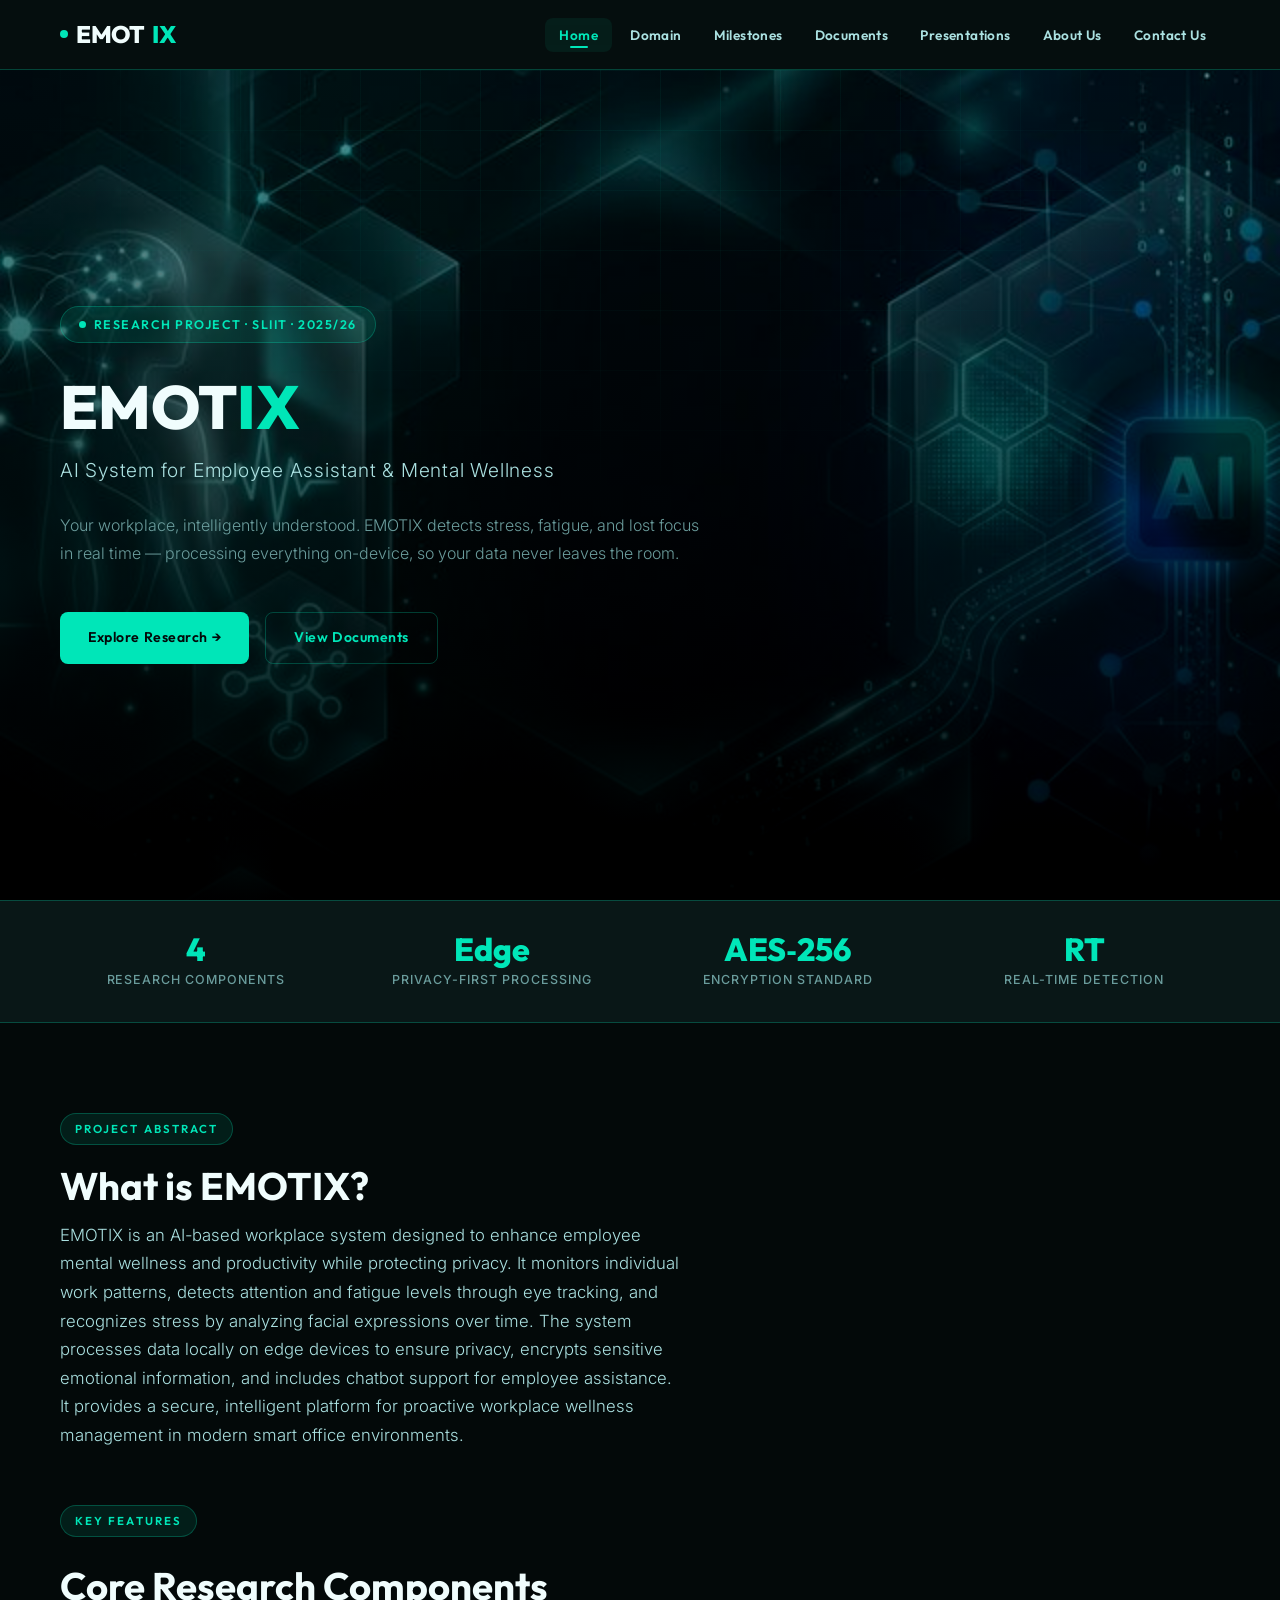
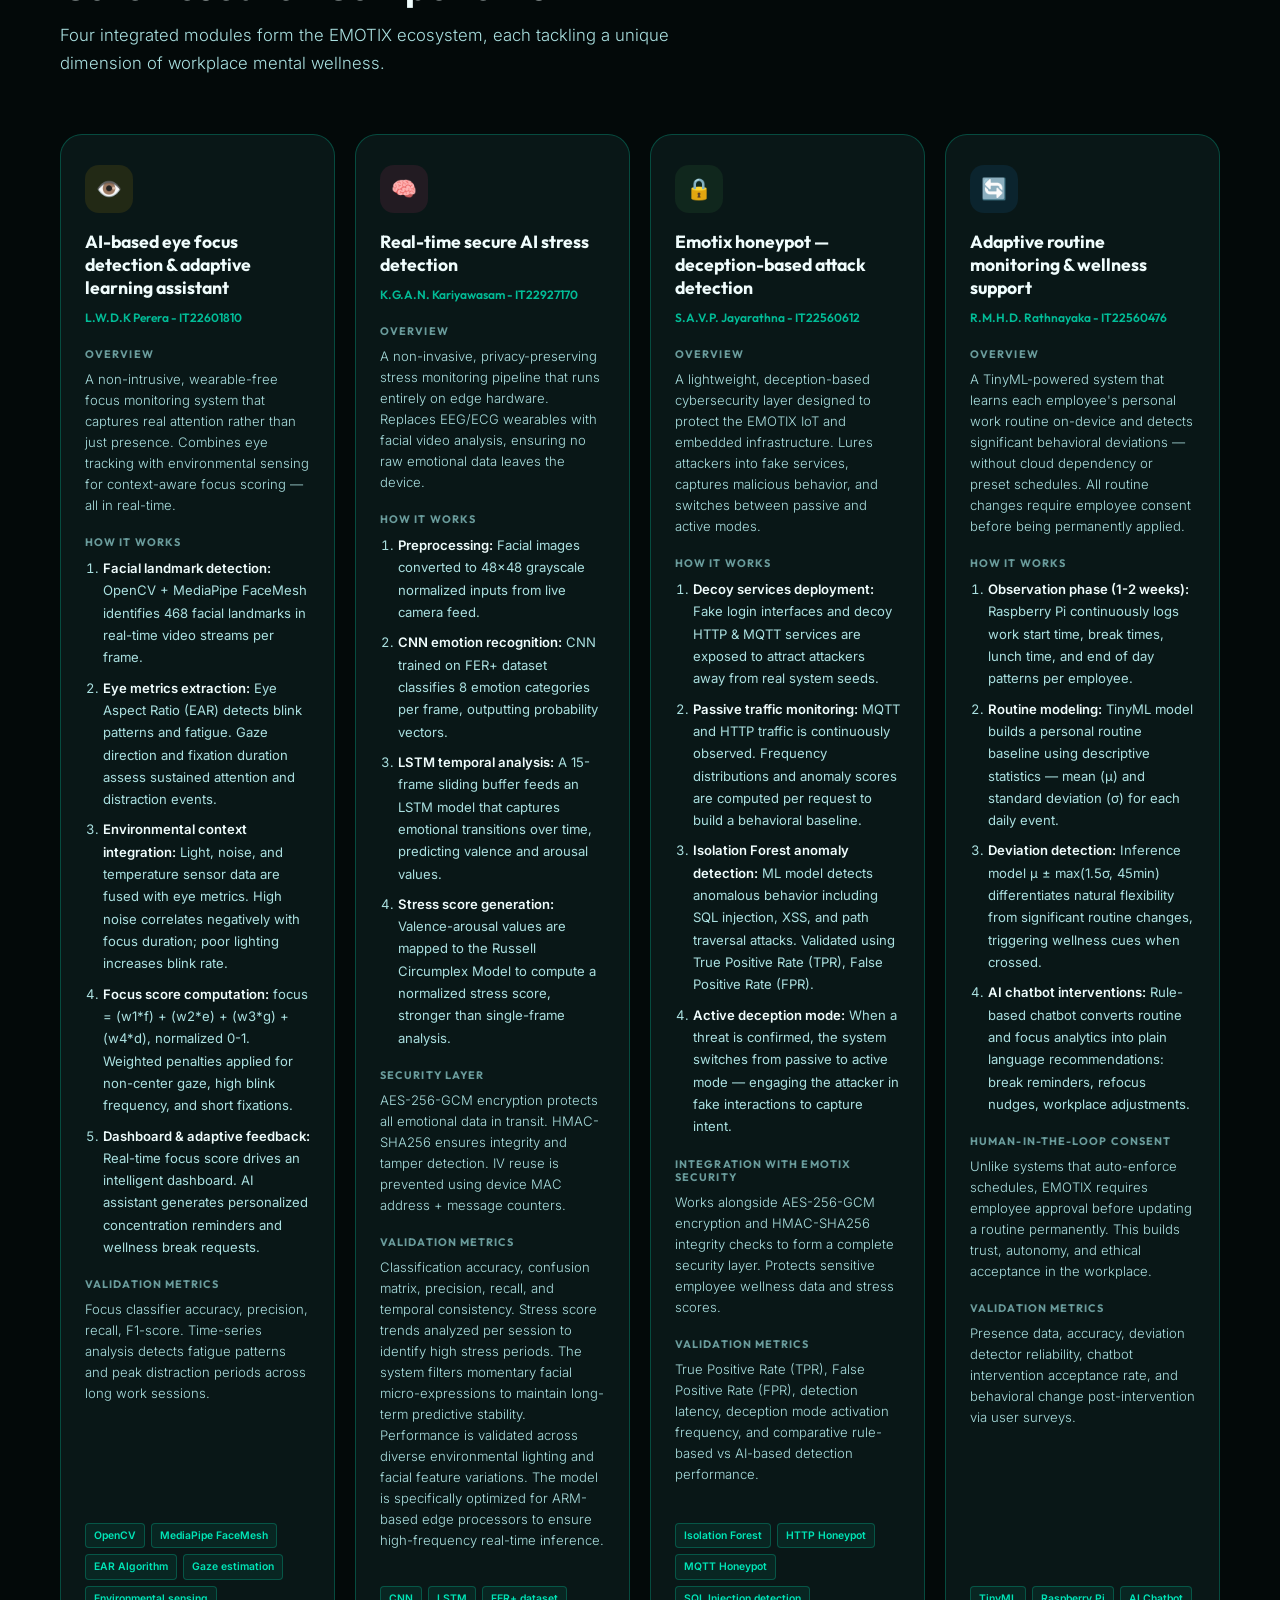
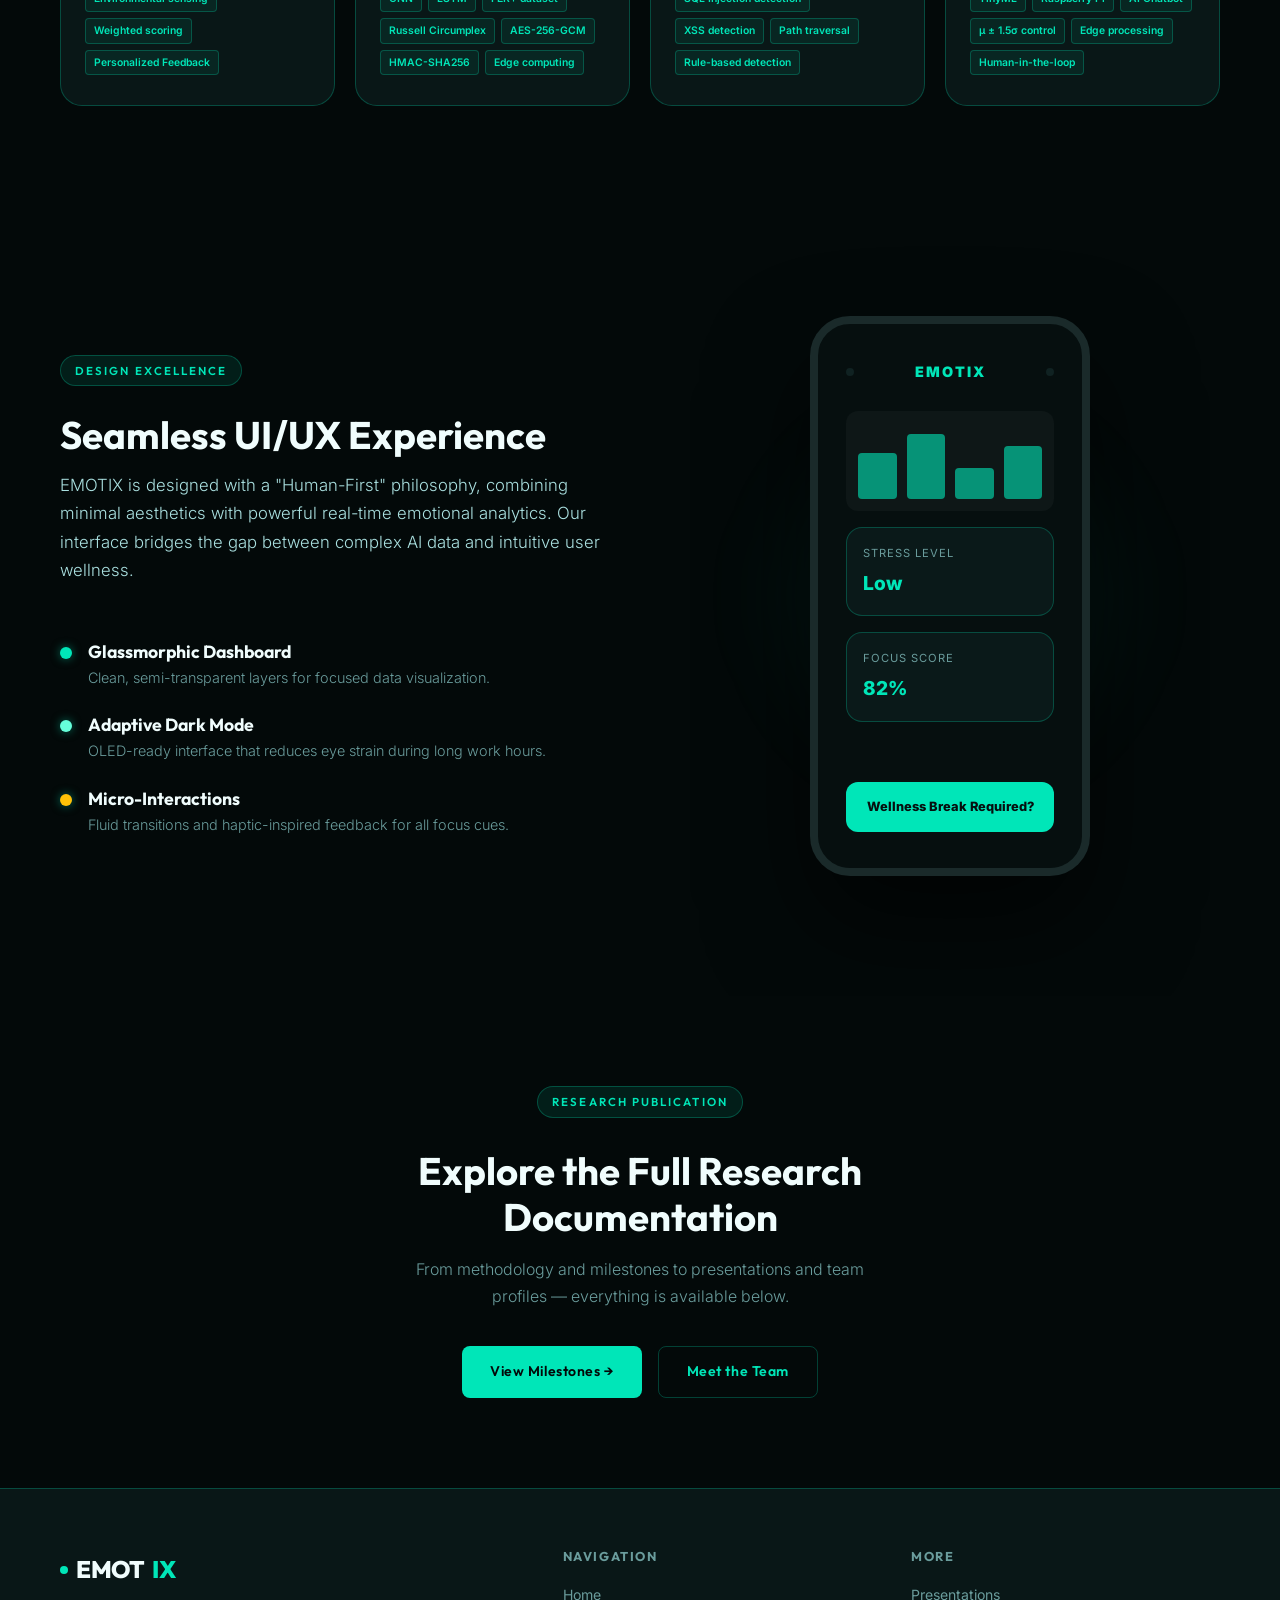
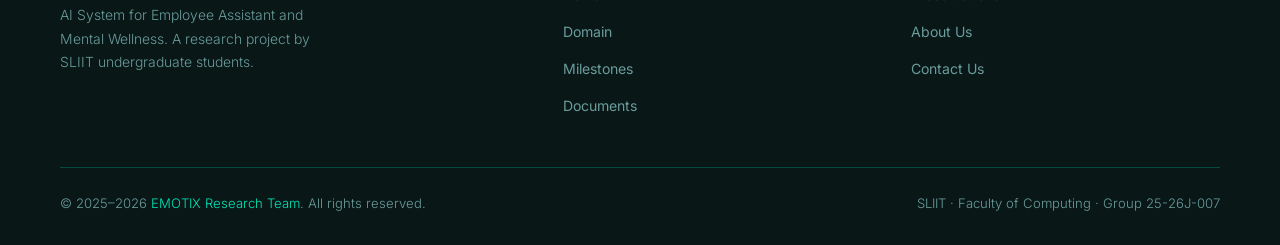
<file: index.html>
<!DOCTYPE html>
<html lang="en">
<head>
  <meta charset="UTF-8" />
  <meta name="viewport" content="width=device-width, initial-scale=1.0" />
  <title>EMOTIX — AI System for Employee Mental Wellness</title>
  <meta name="description" content="EMOTIX is an AI-based workplace system designed to enhance employee mental wellness and productivity while protecting privacy through edge computing." />
  <meta name="keywords" content="EMOTIX, AI, mental wellness, employee assistant, stress detection, eye tracking, edge computing" />
  <meta property="og:title" content="EMOTIX — AI Employee Mental Wellness System" />
  <meta property="og:description" content="Real-time, privacy-preserving AI system for employee mental wellness and productivity." />
  <meta property="og:type" content="website" />
  <!-- Favicon SVG -->
  <link rel="icon" href="data:image/svg+xml,<svg xmlns='http://www.w3.org/2000/svg' viewBox='0 0 32 32'><rect width='32' height='32' rx='8' fill='%2300d4aa'/><text x='50%' y='58%' dominant-baseline='middle' text-anchor='middle' font-size='18' font-weight='900' fill='%23060f0f' font-family='sans-serif'>E</text></svg>" />
  <link rel="stylesheet" href="css/styles.css" />
</head>
<body>

  <!-- ── Navigation ── -->
  <nav class="navbar">
    <div class="container">
      <div class="nav-inner">
        <a href="index.html" class="nav-logo">
          <span class="dot"></span>
          EMOT<span>IX</span>
        </a>
        <ul class="nav-links">
          <li><a href="index.html">Home</a></li>
          <li><a href="domain.html">Domain</a></li>
          <li><a href="milestones.html">Milestones</a></li>
          <li><a href="documents.html">Documents</a></li>
          <li><a href="presentations.html">Presentations</a></li>
          <li><a href="about.html">About Us</a></li>
          <li><a href="contact.html">Contact Us</a></li>
        </ul>
        <button class="hamburger" aria-label="Toggle menu">
          <span></span><span></span><span></span>
        </button>
      </div>
    </div>
  </nav>
  <!-- Mobile Nav -->
  <div class="nav-mobile">
    <a href="index.html">Home</a>
    <a href="domain.html">Domain</a>
    <a href="milestones.html">Milestones</a>
    <a href="documents.html">Documents</a>
    <a href="presentations.html">Presentations</a>
    <a href="about.html">About Us</a>
    <a href="contact.html">Contact Us</a>
  </div>

  <!-- ── Hero ── -->
  <section class="hero">
    <div class="hero-bg"></div>
    <div class="hero-grid"></div>
    <div class="container">
      <div class="hero-content">
        <div class="hero-badge">
          <span class="led"></span>
          Research Project · SLIIT · 2025/26
        </div>
        <h1>EMOT<span class="highlight">IX</span></h1>
        <p class="hero-sub">AI System for Employee Assistant &amp; Mental Wellness</p>
        <p class="hero-desc">
          Your workplace, intelligently understood. EMOTIX detects stress, fatigue, and lost focus
          in real time — processing everything on-device, so your data never leaves the room.
        </p>
        <div class="hero-actions">
          <a href="domain.html" class="btn btn-primary">Explore Research →</a>
          <a href="documents.html" class="btn btn-outline">View Documents</a>
        </div>
      </div>
    </div>
  </section>

  <!-- ── Stats Bar ── -->
  <div class="stats-bar">
    <div class="container">
      <div class="stats-grid">
        <div class="stat-item">
          <div class="stat-num">4</div>
          <div class="stat-label">Research Components</div>
        </div>
        <div class="stat-item">
          <div class="stat-num">Edge</div>
          <div class="stat-label">Privacy-First Processing</div>
        </div>
        <div class="stat-item">
          <div class="stat-num">AES‑256</div>
          <div class="stat-label">Encryption Standard</div>
        </div>
        <div class="stat-item">
          <div class="stat-num">RT</div>
          <div class="stat-label">Real-Time Detection</div>
        </div>
      </div>
    </div>
  </div>

  <!-- ── Abstract ── -->
  <section>
    <div class="container">
      <span class="section-label">Project Abstract</span>
      <h2 class="section-title">What is EMOTIX?</h2>
      <p class="section-desc">
        EMOTIX is an AI-based workplace system designed to enhance employee mental wellness and
        productivity while protecting privacy. It monitors individual work patterns, detects
        attention and fatigue levels through eye tracking, and recognizes stress by analyzing
        facial expressions over time. The system processes data locally on edge devices to ensure
        privacy, encrypts sensitive emotional information, and includes chatbot support for
        employee assistance. It provides a secure, intelligent platform for proactive workplace
        wellness management in modern smart office environments.
      </p>

      <!-- ── Key Features ── -->
      <span class="section-label">Key Features</span>
      <h2 class="section-title mt-8">Core Research Components</h2>
      <p class="section-desc mt-8">
        Four integrated modules form the EMOTIX ecosystem, each tackling a unique dimension of
        workplace mental wellness.
      </p>

      <div class="detailed-components-grid">
        
        <!-- Component 1: Eye Focus Detection (Perera) -->
        <div class="comp-card">
          <div class="comp-icon" style="background: rgba(255, 193, 7, 0.1); color: #ffc107;">👁️</div>
          <h3>AI-based eye focus detection & adaptive learning assistant</h3>
          <div class="comp-author">L.W.D.K Perera - IT22601810</div>
          
          <div class="comp-section">
            <h4>OVERVIEW</h4>
            <p>A non-intrusive, wearable-free focus monitoring system that captures real attention rather than just presence. Combines eye tracking with environmental sensing for context-aware focus scoring — all in real-time.</p>
          </div>

          <div class="comp-section">
            <h4>HOW IT WORKS</h4>
            <ol class="comp-list">
              <li><strong>Facial landmark detection:</strong> OpenCV + MediaPipe FaceMesh identifies 468 facial landmarks in real-time video streams per frame.</li>
              <li><strong>Eye metrics extraction:</strong> Eye Aspect Ratio (EAR) detects blink patterns and fatigue. Gaze direction and fixation duration assess sustained attention and distraction events.</li>
              <li><strong>Environmental context integration:</strong> Light, noise, and temperature sensor data are fused with eye metrics. High noise correlates negatively with focus duration; poor lighting increases blink rate.</li>
              <li><strong>Focus score computation:</strong> focus = (w1*f) + (w2*e) + (w3*g) + (w4*d), normalized 0-1. Weighted penalties applied for non-center gaze, high blink frequency, and short fixations.</li>
              <li><strong>Dashboard & adaptive feedback:</strong> Real-time focus score drives an intelligent dashboard. AI assistant generates personalized concentration reminders and wellness break requests.</li>
            </ol>
          </div>

          <div class="comp-section">
            <h4>VALIDATION METRICS</h4>
            <p>Focus classifier accuracy, precision, recall, F1-score. Time-series analysis detects fatigue patterns and peak distraction periods across long work sessions.</p>
          </div>

          <div class="comp-tech-tags">
            <span class="tech-tag">OpenCV</span>
            <span class="tech-tag">MediaPipe FaceMesh</span>
            <span class="tech-tag">EAR Algorithm</span>
            <span class="tech-tag">Gaze estimation</span>
            <span class="tech-tag">Environmental sensing</span>
            <span class="tech-tag">Weighted scoring</span>
            <span class="tech-tag">Personalized Feedback</span>
          </div>
        </div>

        <!-- Component 2: Stress Detection (Amdi/Kariyawasam) -->
        <div class="comp-card">
          <div class="comp-icon" style="background: rgba(255, 64, 129, 0.1); color: #ff4081;">🧠</div>
          <h3>Real-time secure AI stress detection</h3>
          <div class="comp-author">K.G.A.N. Kariyawasam - IT22927170</div>
          
          <div class="comp-section">
            <h4>OVERVIEW</h4>
            <p>A non-invasive, privacy-preserving stress monitoring pipeline that runs entirely on edge hardware. Replaces EEG/ECG wearables with facial video analysis, ensuring no raw emotional data leaves the device.</p>
          </div>

          <div class="comp-section">
            <h4>HOW IT WORKS</h4>
            <ol class="comp-list">
              <li><strong>Preprocessing:</strong> Facial images converted to 48x48 grayscale normalized inputs from live camera feed.</li>
              <li><strong>CNN emotion recognition:</strong> CNN trained on FER+ dataset classifies 8 emotion categories per frame, outputting probability vectors.</li>
              <li><strong>LSTM temporal analysis:</strong> A 15-frame sliding buffer feeds an LSTM model that captures emotional transitions over time, predicting valence and arousal values.</li>
              <li><strong>Stress score generation:</strong> Valence-arousal values are mapped to the Russell Circumplex Model to compute a normalized stress score, stronger than single-frame analysis.</li>
            </ol>
          </div>

          <div class="comp-section">
            <h4>SECURITY LAYER</h4>
            <p>AES-256-GCM encryption protects all emotional data in transit. HMAC-SHA256 ensures integrity and tamper detection. IV reuse is prevented using device MAC address + message counters.</p>
          </div>

          <div class="comp-section">
            <h4>VALIDATION METRICS</h4>
            <p>Classification accuracy, confusion matrix, precision, recall, and temporal consistency. Stress score trends analyzed per session to identify high stress periods. The system filters momentary facial micro-expressions to maintain long-term predictive stability. Performance is validated across diverse environmental lighting and facial feature variations. The model is specifically optimized for ARM-based edge processors to ensure high-frequency real-time inference.</p>
          </div>

          <div class="comp-tech-tags">
            <span class="tech-tag">CNN</span>
            <span class="tech-tag">LSTM</span>
            <span class="tech-tag">FER+ dataset</span>
            <span class="tech-tag">Russell Circumplex</span>
            <span class="tech-tag">AES-256-GCM</span>
            <span class="tech-tag">HMAC-SHA256</span>
            <span class="tech-tag">Edge computing</span>
          </div>
        </div>

        <!-- Component 3: Honeypot Security (Jayarathna) -->
        <div class="comp-card">
          <div class="comp-icon" style="background: rgba(76, 175, 80, 0.1); color: #4caf50;">🔒</div>
          <h3>Emotix honeypot — deception-based attack detection</h3>
          <div class="comp-author">S.A.V.P. Jayarathna - IT22560612</div>
          
          <div class="comp-section">
            <h4>OVERVIEW</h4>
            <p>A lightweight, deception-based cybersecurity layer designed to protect the EMOTIX IoT and embedded infrastructure. Lures attackers into fake services, captures malicious behavior, and switches between passive and active modes.</p>
          </div>

          <div class="comp-section">
            <h4>HOW IT WORKS</h4>
            <ol class="comp-list">
              <li><strong>Decoy services deployment:</strong> Fake login interfaces and decoy HTTP & MQTT services are exposed to attract attackers away from real system seeds.</li>
              <li><strong>Passive traffic monitoring:</strong> MQTT and HTTP traffic is continuously observed. Frequency distributions and anomaly scores are computed per request to build a behavioral baseline.</li>
              <li><strong>Isolation Forest anomaly detection:</strong> ML model detects anomalous behavior including SQL injection, XSS, and path traversal attacks. Validated using True Positive Rate (TPR), False Positive Rate (FPR).</li>
              <li><strong>Active deception mode:</strong> When a threat is confirmed, the system switches from passive to active mode — engaging the attacker in fake interactions to capture intent.</li>
            </ol>
          </div>

          <div class="comp-section">
            <h4>INTEGRATION WITH EMOTIX SECURITY</h4>
            <p>Works alongside AES-256-GCM encryption and HMAC-SHA256 integrity checks to form a complete security layer. Protects sensitive employee wellness data and stress scores.</p>
          </div>

          <div class="comp-section">
            <h4>VALIDATION METRICS</h4>
            <p>True Positive Rate (TPR), False Positive Rate (FPR), detection latency, deception mode activation frequency, and comparative rule-based vs AI-based detection performance.</p>
          </div>

          <div class="comp-tech-tags">
            <span class="tech-tag">Isolation Forest</span>
            <span class="tech-tag">HTTP Honeypot</span>
            <span class="tech-tag">MQTT Honeypot</span>
            <span class="tech-tag">SQL Injection detection</span>
            <span class="tech-tag">XSS detection</span>
            <span class="tech-tag">Path traversal</span>
            <span class="tech-tag">Rule-based detection</span>
          </div>
        </div>

        <!-- Component 4: Routine Monitoring (Senevirathna/Rathnayaka) -->
        <div class="comp-card">
          <div class="comp-icon" style="background: rgba(33, 150, 243, 0.1); color: #2196f3;">🔄</div>
          <h3>Adaptive routine monitoring & wellness support</h3>
          <div class="comp-author">R.M.H.D. Rathnayaka - IT22560476</div>
          
          <div class="comp-section">
            <h4>OVERVIEW</h4>
            <p>A TinyML-powered system that learns each employee's personal work routine on-device and detects significant behavioral deviations — without cloud dependency or preset schedules. All routine changes require employee consent before being permanently applied.</p>
          </div>

          <div class="comp-section">
            <h4>HOW IT WORKS</h4>
            <ol class="comp-list">
              <li><strong>Observation phase (1-2 weeks):</strong> Raspberry Pi continuously logs work start time, break times, lunch time, and end of day patterns per employee.</li>
              <li><strong>Routine modeling:</strong> TinyML model builds a personal routine baseline using descriptive statistics — mean (μ) and standard deviation (σ) for each daily event.</li>
              <li><strong>Deviation detection:</strong> Inference model μ ± max(1.5σ, 45min) differentiates natural flexibility from significant routine changes, triggering wellness cues when crossed.</li>
              <li><strong>AI chatbot interventions:</strong> Rule-based chatbot converts routine and focus analytics into plain language recommendations: break reminders, refocus nudges, workplace adjustments.</li>
            </ol>
          </div>

          <div class="comp-section">
            <h4>HUMAN-IN-THE-LOOP CONSENT</h4>
            <p>Unlike systems that auto-enforce schedules, EMOTIX requires employee approval before updating a routine permanently. This builds trust, autonomy, and ethical acceptance in the workplace.</p>
          </div>

          <div class="comp-section">
            <h4>VALIDATION METRICS</h4>
            <p>Presence data, accuracy, deviation detector reliability, chatbot intervention acceptance rate, and behavioral change post-intervention via user surveys.</p>
          </div>

          <div class="comp-tech-tags">
            <span class="tech-tag">TinyML</span>
            <span class="tech-tag">Raspberry Pi</span>
            <span class="tech-tag">AI Chatbot</span>
            <span class="tech-tag">μ ± 1.5σ control</span>
            <span class="tech-tag">Edge processing</span>
            <span class="tech-tag">Human-in-the-loop</span>
          </div>
        </div>

      </div>
    </div>
  </section>

  <!-- ── UI/UX Creative Showcase ── -->
  <section style="background: var(--bg); padding: 120px 0; overflow: hidden;">
    <div class="container">
      <div style="display: grid; grid-template-columns: 1fr 1fr; gap: 80px; align-items: center;">
        
        <!-- Design Info -->
        <div class="ui-ux-content">
          <span class="section-label">Design Excellence</span>
          <h2 class="section-title mt-8">Seamless UI/UX Experience</h2>
          <p class="section-desc mt-8">
            EMOTIX is designed with a "Human-First" philosophy, combining minimal aesthetics with powerful real-time emotional analytics. Our interface bridges the gap between complex AI data and intuitive user wellness.
          </p>

          <div class="design-features mt-8">
            <div class="d-feat">
              <div class="d-feat-dot"></div>
              <div>
                <h4>Glassmorphic Dashboard</h4>
                <p>Clean, semi-transparent layers for focused data visualization.</p>
              </div>
            </div>
            <div class="d-feat">
              <div class="d-feat-dot" style="background: var(--accent-2);"></div>
              <div>
                <h4>Adaptive Dark Mode</h4>
                <p>OLED-ready interface that reduces eye strain during long work hours.</p>
              </div>
            </div>
            <div class="d-feat">
              <div class="d-feat-dot" style="background: #ffc107;"></div>
              <div>
                <h4>Micro-Interactions</h4>
                <p>Fluid transitions and haptic-inspired feedback for all focus cues.</p>
              </div>
            </div>
          </div>
        </div>

        <!-- Visual Preview (CSS Phone) -->
        <div class="ui-ux-visual">
          <div class="phone-mockup">
            <div class="phone-screen">
              <div class="app-header">
                <div class="app-dot"></div>
                <div class="app-logo">EMOTIX</div>
                <div class="app-dot"></div>
              </div>
              <div class="app-chart">
                <div class="chart-bar" style="height: 60%;"></div>
                <div class="chart-bar" style="height: 85%;"></div>
                <div class="chart-bar" style="height: 40%;"></div>
                <div class="chart-bar" style="height: 70%;"></div>
              </div>
              <div class="app-card">
                <div class="app-card-title">Stress Level</div>
                <div class="app-card-val">Low</div>
              </div>
              <div class="app-card">
                <div class="app-card-title">Focus Score</div>
                <div class="app-card-val">82%</div>
              </div>
              <div class="app-btn">Wellness Break Required?</div>
            </div>
          </div>
          <div class="visual-glow"></div>
        </div>

      </div>
    </div>
  </section>

  <style>
    .ui-ux-content { position: relative; z-index: 2; }
    .design-features { display: grid; gap: 24px; }
    .d-feat { display: flex; gap: 16px; }
    .d-feat-dot { width: 12px; height: 12px; border-radius: 50%; background: var(--accent); margin-top: 6px; flex-shrink: 0; box-shadow: 0 0 10px rgba(0,212,170,0.5); }
    .d-feat h4 { font-size: 1.1rem; margin-bottom: 4px; color: var(--text-primary); }
    .d-feat p { font-size: 0.9rem; color: var(--text-muted); }

    .ui-ux-visual { position: relative; display: flex; justify-content: center; align-items: center; }
    .phone-mockup {
      width: 280px;
      height: 560px;
      background: #060f0f;
      border: 8px solid #1a2a2a;
      border-radius: 40px;
      padding: 12px;
      box-shadow: 0 50px 100px rgba(0,0,0,0.6);
      position: relative;
      z-index: 2;
    }
    .phone-screen {
      background: var(--bg);
      width: 100%;
      height: 100%;
      border-radius: 30px;
      overflow: hidden;
      display: flex;
      flex-direction: column;
      padding: 24px 16px;
      gap: 16px;
    }
    .app-header { display: flex; justify-content: space-between; align-items: center; margin-bottom: 10px; }
    .app-logo { font-weight: 900; font-size: 0.9rem; color: var(--accent); letter-spacing: 2px; }
    .app-dot { width: 8px; height: 8px; background: var(--surface-2); border-radius: 50%; }
    .app-chart { display: flex; align-items: flex-end; gap: 10px; height: 100px; background: rgba(255,255,255,0.03); border-radius: 12px; padding: 12px; }
    .chart-bar { flex: 1; background: var(--accent); border-radius: 4px; opacity: 0.6; }
    .app-card { background: var(--surface); border: 1px solid var(--border); padding: 16px; border-radius: 16px; }
    .app-card-title { font-size: 0.7rem; text-transform: uppercase; color: var(--text-muted); letter-spacing: 1px; margin-bottom: 4px; }
    .app-card-val { font-size: 1.2rem; font-weight: 800; color: var(--accent); }
    .app-btn { background: var(--accent); color: #060f0f; font-weight: 800; font-size: 0.8rem; padding: 14px; border-radius: 12px; text-align: center; margin-top: auto; }
    .visual-glow { position: absolute; width: 400px; height: 400px; background: radial-gradient(circle, rgba(0,212,170,0.15) 0%, transparent 70%); z-index: 1; filter: blur(40px); }

    @media (max-width: 992px) {
      .ui-ux-content { text-align: center; }
      .ui-ux-visual { margin-top: 60px; }
      .container > div { grid-template-columns: 1fr !important; }
      .d-feat { text-align: left; }
    }
  </style>

  <!-- ── CTA ── -->
  <section>
    <div class="container" style="text-align:center;">
      <span class="section-label">Research Publication</span>
      <h2 class="section-title" style="max-width:600px; margin:12px auto 16px;">
        Explore the Full Research Documentation
      </h2>
      <p style="color:var(--text-muted); max-width:500px; margin:0 auto 36px;">
        From methodology and milestones to presentations and team profiles — everything is available below.
      </p>
      <div class="hero-actions" style="justify-content:center;">
        <a href="milestones.html" class="btn btn-primary">View Milestones →</a>
        <a href="about.html" class="btn btn-outline">Meet the Team</a>
      </div>
    </div>
  </section>

  <!-- ── Footer ── -->
  <footer>
    <div class="container">
      <div class="footer-grid">
        <div class="footer-brand">
          <a href="index.html" class="nav-logo">
            <span class="dot"></span>EMOT<span>IX</span>
          </a>
          <p>AI System for Employee Assistant and Mental Wellness. A research project by SLIIT undergraduate students.</p>
        </div>
        <div class="footer-col">
          <h4>Navigation</h4>
          <ul>
            <li><a href="index.html">Home</a></li>
            <li><a href="domain.html">Domain</a></li>
            <li><a href="milestones.html">Milestones</a></li>
            <li><a href="documents.html">Documents</a></li>
          </ul>
        </div>
        <div class="footer-col">
          <h4>More</h4>
          <ul>
            <li><a href="presentations.html">Presentations</a></li>
            <li><a href="about.html">About Us</a></li>
            <li><a href="contact.html">Contact Us</a></li>
          </ul>
        </div>
      </div>
      <hr class="footer-divider" />
      <div class="footer-bottom">
        <p>&copy; 2025–2026 <span>EMOTIX Research Team</span>. All rights reserved.</p>
        <p>SLIIT · Faculty of Computing · Group 25-26J-007</p>
      </div>
    </div>
  </footer>

  <script src="js/main.js"></script>
</body>
</html>
</file>
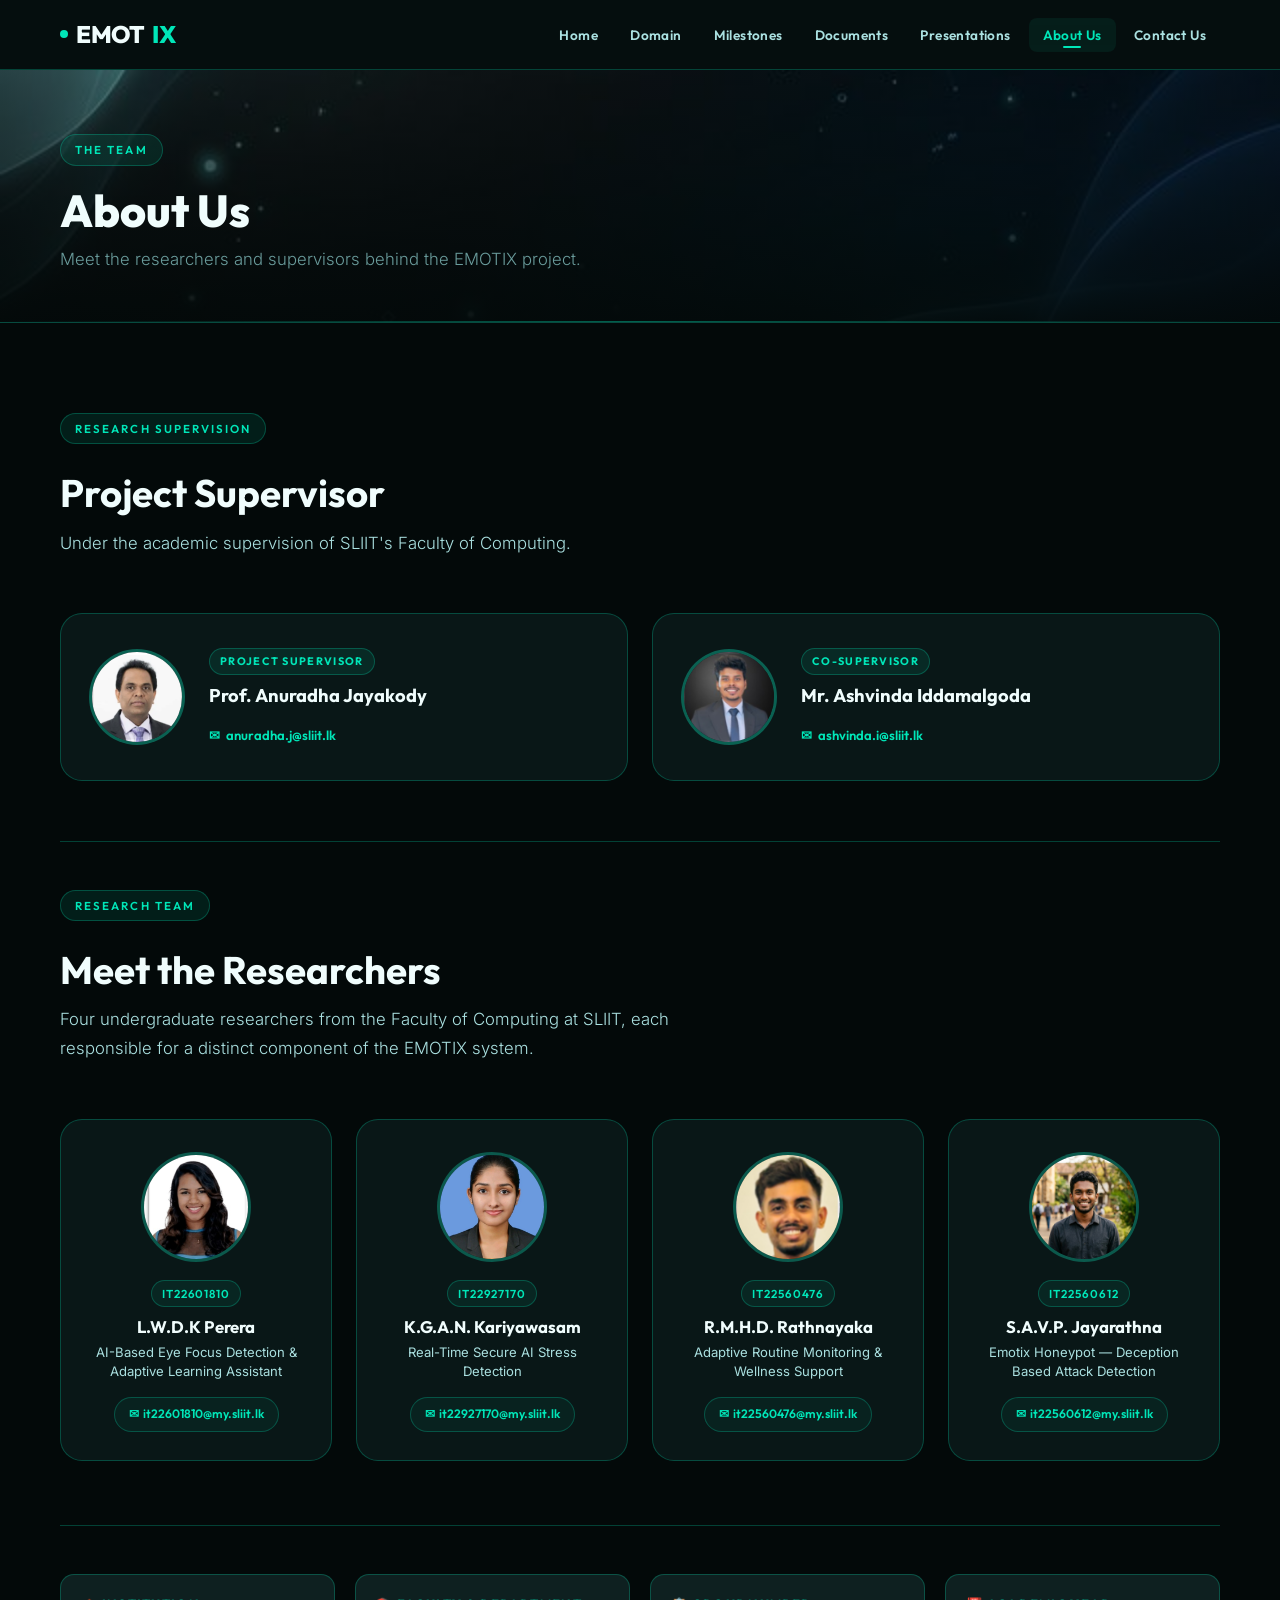
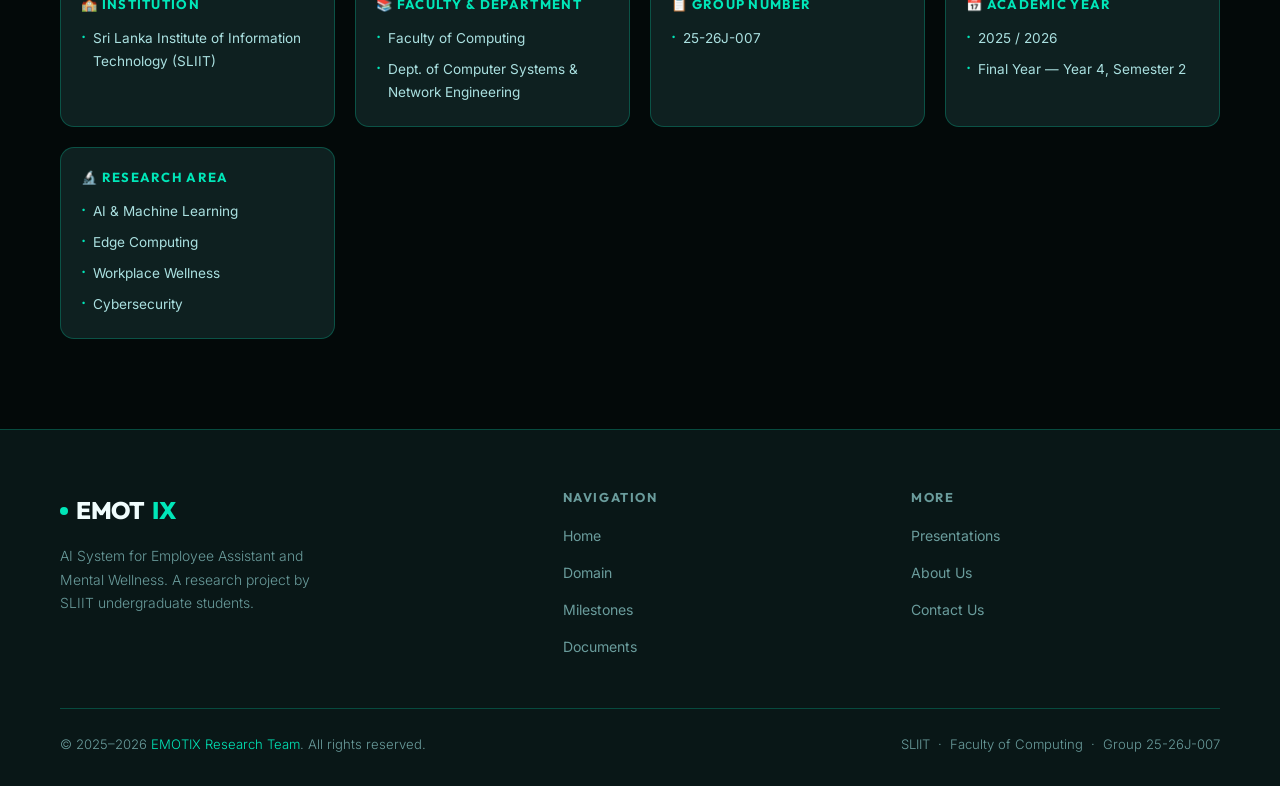
<file: about.html>
<!DOCTYPE html>
<html lang="en">
<head>
  <meta charset="UTF-8" />
  <meta name="viewport" content="width=device-width, initial-scale=1.0" />
  <title>About Us — EMOTIX Research Team | 25-26J-007</title>
  <meta name="description" content="Meet the EMOTIX research team — supervisors and four undergraduate researchers from SLIIT. Group 25-26J-007." />
  <link rel="icon" href="data:image/svg+xml,<svg xmlns='http://www.w3.org/2000/svg' viewBox='0 0 32 32'><rect width='32' height='32' rx='8' fill='%2300d4aa'/><text x='50%' y='58%' dominant-baseline='middle' text-anchor='middle' font-size='18' font-weight='900' fill='%23060f0f' font-family='sans-serif'>E</text></svg>" />
  <link rel="stylesheet" href="css/styles.css" />
  <style>
    /* ── About Page Styles ── */

    /* Supervisor Cards */
    .supervisors-row {
      display: grid;
      grid-template-columns: repeat(auto-fit, minmax(320px, 1fr));
      gap: 24px;
      margin-top: 32px;
    }

    .sup-card {
      background: var(--surface);
      border: 1px solid var(--border);
      border-radius: var(--radius-lg);
      padding: 32px 28px;
      display: flex;
      align-items: center;
      gap: 24px;
      transition: all var(--transition);
      position: relative;
      overflow: hidden;
    }

    .sup-card::before {
      content: '';
      position: absolute;
      top: 0; left: 0;
      width: 100%; height: 3px;
      background: linear-gradient(90deg, var(--accent), var(--teal-300));
      transform: scaleX(0);
      transform-origin: left;
      transition: transform var(--transition);
    }

    .sup-card:hover {
      border-color: rgba(0,212,170,0.4);
      transform: translateY(-4px);
      box-shadow: var(--shadow-glow);
    }
    .sup-card:hover::before { transform: scaleX(1); }

    .sup-photo {
      width: 96px;
      height: 96px;
      border-radius: 50%;
      object-fit: cover;
      border: 3px solid rgba(0,212,170,0.35);
      flex-shrink: 0;
      background: var(--surface-2);
    }

    .sup-role-tag {
      display: inline-block;
      font-size: 0.68rem;
      font-family: var(--font-display);
      font-weight: 700;
      letter-spacing: 0.12em;
      text-transform: uppercase;
      color: var(--accent);
      background: rgba(0,212,170,0.1);
      border: 1px solid var(--border);
      padding: 3px 10px;
      border-radius: 20px;
      margin-bottom: 10px;
    }

    .sup-info h3 {
      font-size: 1.15rem;
      margin-bottom: 14px;
    }

    .sup-email {
      display: inline-flex;
      align-items: center;
      gap: 6px;
      font-size: 0.82rem;
      color: var(--accent);
      font-family: var(--font-display);
      font-weight: 600;
      transition: color var(--transition);
    }
    .sup-email:hover { color: var(--accent-2); }

    /* Team Grid */
    .team-cards-grid {
      display: grid;
      grid-template-columns: repeat(auto-fill, minmax(250px, 1fr));
      gap: 24px;
      margin-top: 12px;
    }

    .member-card {
      background: var(--surface);
      border: 1px solid var(--border);
      border-radius: var(--radius-lg);
      padding: 32px 24px 28px;
      text-align: center;
      transition: all var(--transition);
      display: flex;
      flex-direction: column;
      align-items: center;
    }

    .member-card:hover {
      border-color: rgba(0,212,170,0.45);
      transform: translateY(-6px);
      box-shadow: 0 20px 60px rgba(0,0,0,0.35), 0 0 30px rgba(0,212,170,0.08);
    }

    .member-photo {
      width: 110px;
      height: 110px;
      border-radius: 50%;
      object-fit: cover;
      border: 3px solid rgba(0,212,170,0.3);
      background: var(--surface-2);
      margin-bottom: 18px;
      transition: border-color var(--transition), box-shadow var(--transition);
    }
    .member-card:hover .member-photo {
      border-color: var(--accent);
      box-shadow: 0 0 0 6px rgba(0,212,170,0.1);
    }

    .member-id {
      font-size: 0.72rem;
      font-family: var(--font-display);
      font-weight: 600;
      letter-spacing: 0.08em;
      color: var(--accent);
      background: rgba(0,212,170,0.08);
      border: 1px solid var(--border);
      padding: 3px 10px;
      border-radius: 20px;
      margin-bottom: 10px;
      display: inline-block;
    }

    .member-card h3 {
      font-size: 1.05rem;
      margin-bottom: 6px;
    }

    .member-role {
      font-size: 0.82rem;
      color: var(--text-secondary);
      line-height: 1.45;
      margin-bottom: 16px;
      flex: 1;
    }

    .member-email {
      display: inline-flex;
      align-items: center;
      gap: 6px;
      font-size: 0.76rem;
      color: var(--accent);
      font-family: var(--font-display);
      font-weight: 600;
      padding: 6px 14px;
      border: 1px solid var(--border);
      border-radius: 20px;
      background: rgba(0,212,170,0.06);
      transition: all var(--transition);
      word-break: break-all;
      margin-top: auto;
    }
    .member-email:hover {
      background: rgba(0,212,170,0.14);
      border-color: var(--accent);
      color: var(--accent-2);
    }

    @media (max-width: 600px) {
      .supervisors-row { grid-template-columns: 1fr; }
      .sup-card { flex-direction: column; text-align: center; }
      .team-cards-grid { grid-template-columns: 1fr; }
    }
  </style>
</head>
<body>

  <!-- ── Navigation ── -->
  <nav class="navbar">
    <div class="container">
      <div class="nav-inner">
        <a href="index.html" class="nav-logo"><span class="dot"></span>EMOT<span>IX</span></a>
        <ul class="nav-links">
          <li><a href="index.html">Home</a></li>
          <li><a href="domain.html">Domain</a></li>
          <li><a href="milestones.html">Milestones</a></li>
          <li><a href="documents.html">Documents</a></li>
          <li><a href="presentations.html">Presentations</a></li>
          <li><a href="about.html" class="active">About Us</a></li>
          <li><a href="contact.html">Contact Us</a></li>
        </ul>
        <button class="hamburger" aria-label="Toggle menu"><span></span><span></span><span></span></button>
      </div>
    </div>
  </nav>
  <div class="nav-mobile">
    <a href="index.html">Home</a>
    <a href="domain.html">Domain</a>
    <a href="milestones.html">Milestones</a>
    <a href="documents.html">Documents</a>
    <a href="presentations.html">Presentations</a>
    <a href="about.html" class="active">About Us</a>
    <a href="contact.html">Contact Us</a>
  </div>

  <!-- ── Page Header ── -->
  <div class="page-header">
    <div class="page-header-bg"></div>
    <div class="container page-header-content">
      <span class="section-label">The Team</span>
      <h1>About Us</h1>
      <p>Meet the researchers and supervisors behind the EMOTIX project.</p>
    </div>
  </div>

  <!-- ── Main Section ── -->
  <section>
    <div class="container">

      <!-- ══ Supervision ══ -->
      <span class="section-label">Research Supervision</span>
      <h2 class="section-title mt-8">Project Supervisor</h2>
      <p class="section-desc mt-8">
        Under the academic supervision of SLIIT's Faculty of Computing.
      </p>

      <div class="supervisors-row">

        <!-- Supervisor -->
        <div class="sup-card">
          <img
            src="images/team/supervisor_jayakody.png"
            alt="Prof. Anuradha Jayakody"
            class="sup-photo"
          />
          <div class="sup-info">
            <div class="sup-role-tag">Project Supervisor</div>
            <h3>Prof. Anuradha Jayakody</h3>
            <a href="mailto:anuradha.j@sliit.lk" class="sup-email">
              &#9993;&nbsp; anuradha.j@sliit.lk
            </a>
          </div>
        </div>

        <!-- Co-Supervisor -->
        <div class="sup-card">
          <img
            src="images/team/cosupervisor_iddamalgoda.png"
            alt="Mr. Ashvinda Iddamalgoda"
            class="sup-photo"
          />
          <div class="sup-info">
            <div class="sup-role-tag">Co-Supervisor</div>
            <h3>Mr. Ashvinda Iddamalgoda</h3>
            <a href="mailto:ashvinda.i@sliit.lk" class="sup-email">
              &#9993;&nbsp; ashvinda.i@sliit.lk
            </a>
          </div>
        </div>

      </div><!-- /supervisors-row -->

      <hr class="divider" style="margin: 60px 0 48px;" />

      <!-- ══ Research Team ══ -->
      <span class="section-label">Research Team</span>
      <h2 class="section-title mt-8">Meet the Researchers</h2>
      <p class="section-desc mt-8">
        Four undergraduate researchers from the Faculty of Computing at SLIIT, each responsible
        for a distinct component of the EMOTIX system.
      </p>

      <div class="team-cards-grid">

        <!-- 1 — L.W.D.K Perera -->
        <div class="member-card">
          <img
            src="images/team/member_perera.jpg"
            alt="L.W.D.K Perera"
            class="member-photo"
          />
          <div class="member-id">IT22601810</div>
          <h3>L.W.D.K Perera</h3>
          <div class="member-role">AI-Based Eye Focus Detection &amp; Adaptive Learning Assistant</div>
          <a href="mailto:it22601810@my.sliit.lk" class="member-email">
            &#9993;&nbsp; it22601810@my.sliit.lk
          </a>
        </div>

        <!-- 2 — K.G.A.N. Kariyawasam -->
        <div class="member-card">
          <img
            src="images/team/member_kariyawasam.jpg"
            alt="K.G.A.N. Kariyawasam"
            class="member-photo"
          />
          <div class="member-id">IT22927170</div>
          <h3>K.G.A.N. Kariyawasam</h3>
          <div class="member-role">Real-Time Secure AI Stress Detection</div>
          <a href="mailto:it22927170@my.sliit.lk" class="member-email">
            &#9993;&nbsp; it22927170@my.sliit.lk
          </a>
        </div>

        <!-- 3 — R.M.H.D. Rathnayaka -->
        <div class="member-card">
          <img
            src="images/team/member_rathnayaka.png"
            alt="R.M.H.D. Rathnayaka"
            class="member-photo"
          />
          <div class="member-id">IT22560476</div>
          <h3>R.M.H.D. Rathnayaka</h3>
          <div class="member-role">Adaptive Routine Monitoring &amp; Wellness Support</div>
          <a href="mailto:it22560476@my.sliit.lk" class="member-email">
            &#9993;&nbsp; it22560476@my.sliit.lk
          </a>
        </div>

        <!-- 4 — S.A.V.P. Jayarathna -->
        <div class="member-card">
          <img
            src="images/team/member_jayarathna.png"
            alt="S.A.V.P. Jayarathna"
            class="member-photo"
          />
          <div class="member-id">IT22560612</div>
          <h3>S.A.V.P. Jayarathna</h3>
          <div class="member-role">Emotix Honeypot &mdash; Deception Based Attack Detection</div>
          <a href="mailto:it22560612@my.sliit.lk" class="member-email">
            &#9993;&nbsp; it22560612@my.sliit.lk
          </a>
        </div>

      </div><!-- /team-cards-grid -->

      <!-- ── Project Info ── -->
      <hr class="divider" style="margin: 64px 0 48px;" />
      <div style="display:grid; grid-template-columns:repeat(auto-fill,minmax(220px,1fr)); gap:20px;">
        <div class="tech-category">
          <h4>&#127979; Institution</h4>
          <ul>
            <li>Sri Lanka Institute of Information Technology (SLIIT)</li>
          </ul>
        </div>
        <div class="tech-category">
          <h4>&#128218; Faculty &amp; Department</h4>
          <ul>
            <li>Faculty of Computing</li>
            <li>Dept. of Computer Systems &amp; Network Engineering</li>
          </ul>
        </div>
        <div class="tech-category">
          <h4>&#128203; Group Number</h4>
          <ul>
            <li>25-26J-007</li>
          </ul>
        </div>
        <div class="tech-category">
          <h4>&#128197; Academic Year</h4>
          <ul>
            <li>2025 / 2026</li>
            <li>Final Year &mdash; Year 4, Semester 2</li>
          </ul>
        </div>
        <div class="tech-category">
          <h4>&#128300; Research Area</h4>
          <ul>
            <li>AI &amp; Machine Learning</li>
            <li>Edge Computing</li>
            <li>Workplace Wellness</li>
            <li>Cybersecurity</li>
          </ul>
        </div>
      </div>

    </div>
  </section>

  <!-- ── Footer ── -->
  <footer>
    <div class="container">
      <div class="footer-grid">
        <div class="footer-brand">
          <a href="index.html" class="nav-logo"><span class="dot"></span>EMOT<span>IX</span></a>
          <p>AI System for Employee Assistant and Mental Wellness. A research project by SLIIT undergraduate students.</p>
        </div>
        <div class="footer-col">
          <h4>Navigation</h4>
          <ul>
            <li><a href="index.html">Home</a></li>
            <li><a href="domain.html">Domain</a></li>
            <li><a href="milestones.html">Milestones</a></li>
            <li><a href="documents.html">Documents</a></li>
          </ul>
        </div>
        <div class="footer-col">
          <h4>More</h4>
          <ul>
            <li><a href="presentations.html">Presentations</a></li>
            <li><a href="about.html">About Us</a></li>
            <li><a href="contact.html">Contact Us</a></li>
          </ul>
        </div>
      </div>
      <hr class="footer-divider" />
      <div class="footer-bottom">
        <p>&copy; 2025–2026 <span>EMOTIX Research Team</span>. All rights reserved.</p>
        <p>SLIIT &nbsp;·&nbsp; Faculty of Computing &nbsp;·&nbsp; Group 25-26J-007</p>
      </div>
    </div>
  </footer>

  <script src="js/main.js"></script>
</body>
</html>
</file>
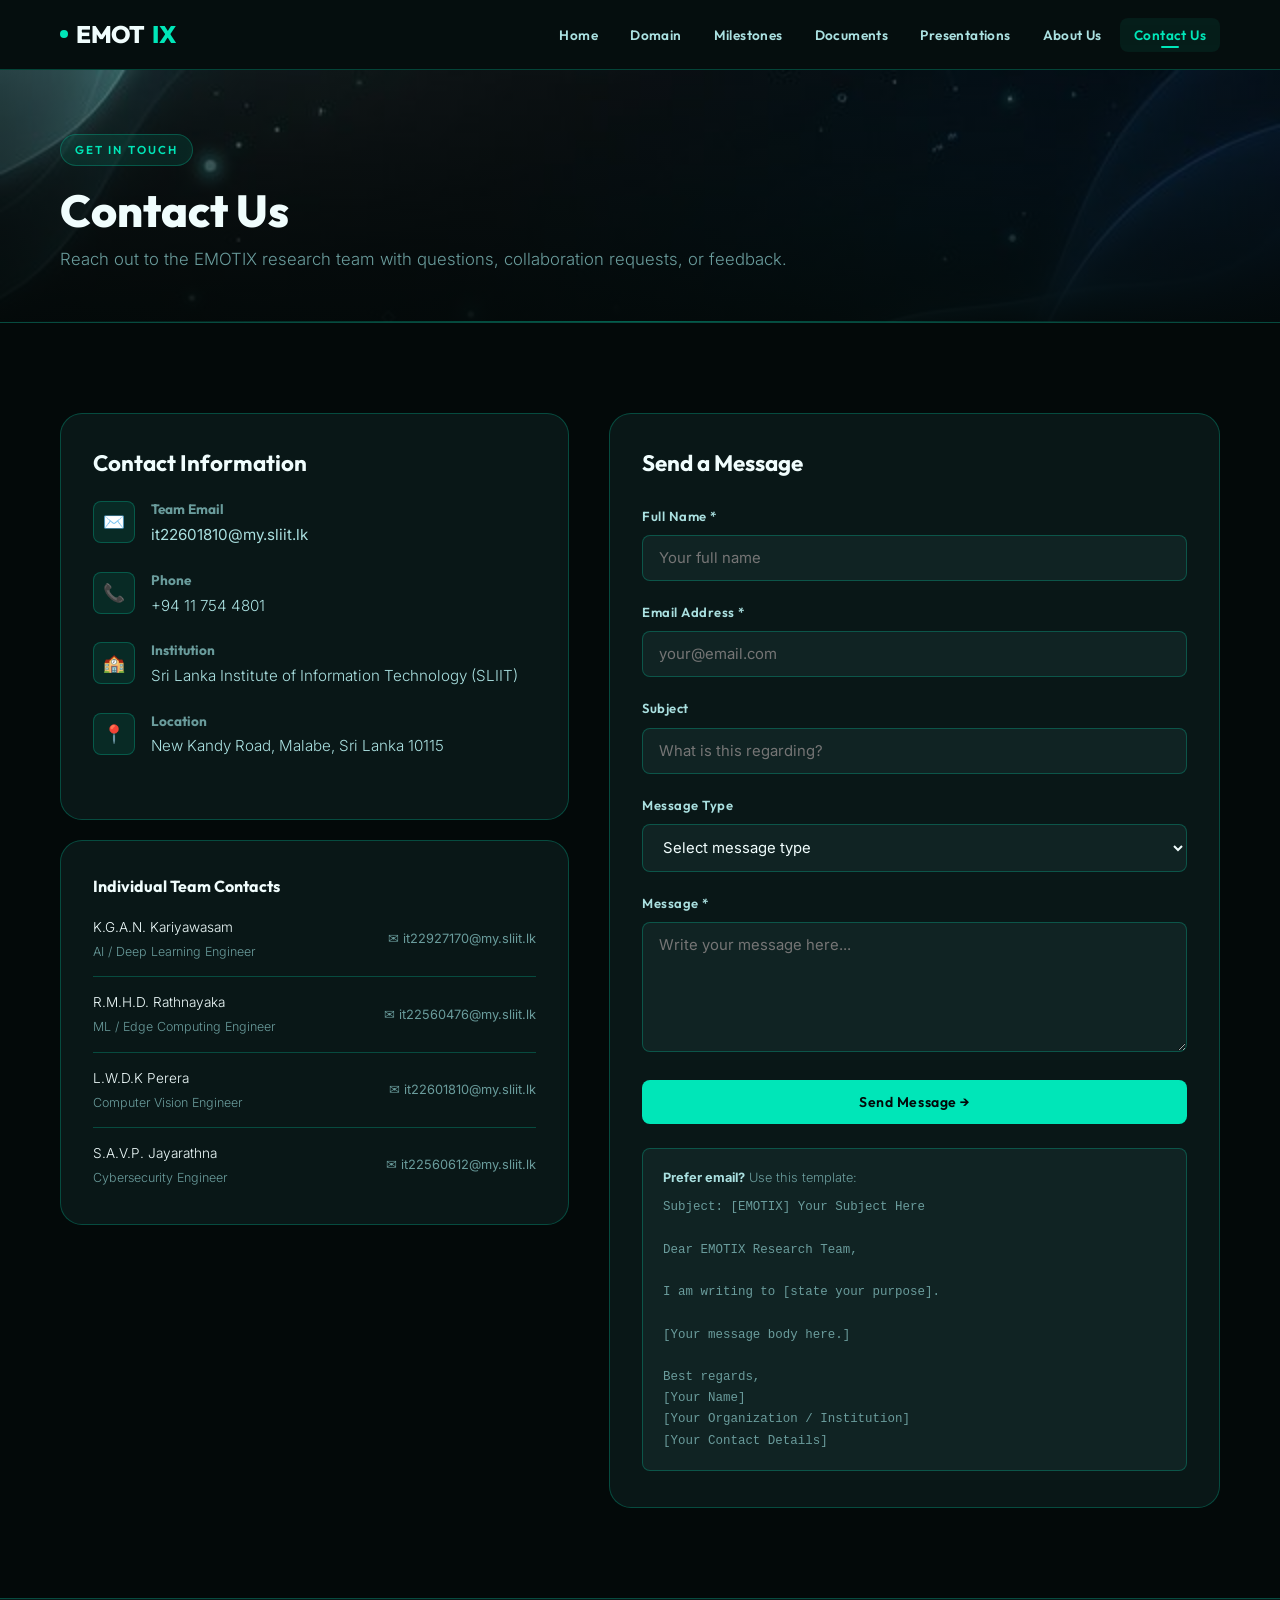
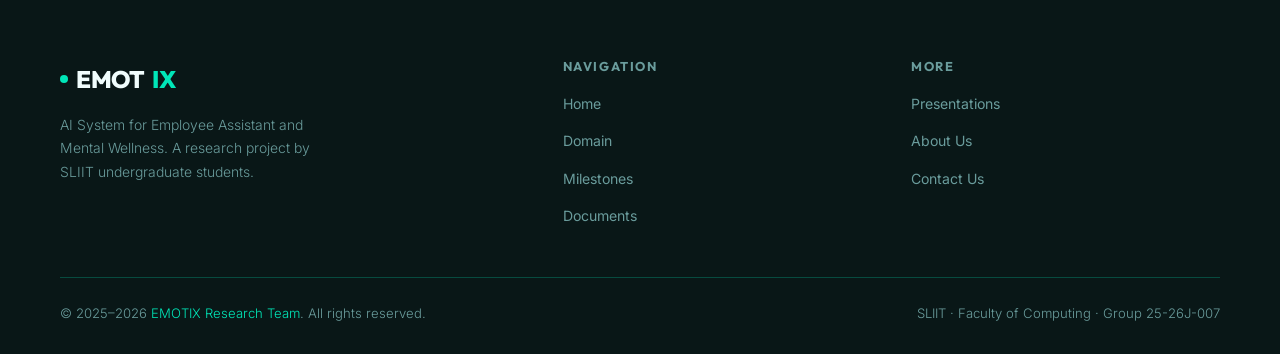
<file: contact.html>
<!DOCTYPE html>
<html lang="en">
<head>
  <meta charset="UTF-8" />
  <meta name="viewport" content="width=device-width, initial-scale=1.0" />
  <title>Contact Us — EMOTIX Research</title>
  <meta name="description" content="Get in touch with the EMOTIX research team at SLIIT." />
  <link rel="icon" href="data:image/svg+xml,<svg xmlns='http://www.w3.org/2000/svg' viewBox='0 0 32 32'><rect width='32' height='32' rx='8' fill='%2300d4aa'/><text x='50%' y='58%' dominant-baseline='middle' text-anchor='middle' font-size='18' font-weight='900' fill='%23060f0f' font-family='sans-serif'>E</text></svg>" />
  <link rel="stylesheet" href="css/styles.css" />
</head>
<body>

  <!-- ── Navigation ── -->
  <nav class="navbar">
    <div class="container">
      <div class="nav-inner">
        <a href="index.html" class="nav-logo"><span class="dot"></span>EMOT<span>IX</span></a>
        <ul class="nav-links">
          <li><a href="index.html">Home</a></li>
          <li><a href="domain.html">Domain</a></li>
          <li><a href="milestones.html">Milestones</a></li>
          <li><a href="documents.html">Documents</a></li>
          <li><a href="presentations.html">Presentations</a></li>
          <li><a href="about.html">About Us</a></li>
          <li><a href="contact.html">Contact Us</a></li>
        </ul>
        <button class="hamburger" aria-label="Toggle menu"><span></span><span></span><span></span></button>
      </div>
    </div>
  </nav>
  <div class="nav-mobile">
    <a href="index.html">Home</a>
    <a href="domain.html">Domain</a>
    <a href="milestones.html">Milestones</a>
    <a href="documents.html">Documents</a>
    <a href="presentations.html">Presentations</a>
    <a href="about.html">About Us</a>
    <a href="contact.html">Contact Us</a>
  </div>

  <!-- ── Page Header ── -->
  <div class="page-header">
    <div class="page-header-bg"></div>
    <div class="container page-header-content">
      <span class="section-label">Get In Touch</span>
      <h1>Contact Us</h1>
      <p>Reach out to the EMOTIX research team with questions, collaboration requests, or feedback.</p>
    </div>
  </div>

  <!-- ── Contact Section ── -->
  <section>
    <div class="container">
      <div class="contact-grid">

        <!-- Info Panel -->
        <div>
          <div class="contact-info-card">
            <h3>Contact Information</h3>

            <div class="contact-item">
              <div class="contact-item-icon">✉️</div>
              <div class="contact-item-text">
                <h4>Team Email</h4>
                <a href="mailto:it22601810@my.sliit.lk">it22601810@my.sliit.lk</a>
              </div>
            </div>

            <div class="contact-item">
              <div class="contact-item-icon">📞</div>
              <div class="contact-item-text">
                <h4>Phone</h4>
                <p>+94 11 754 4801</p>
              </div>
            </div>

            <div class="contact-item">
              <div class="contact-item-icon">🏫</div>
              <div class="contact-item-text">
                <h4>Institution</h4>
                <p>Sri Lanka Institute of Information Technology (SLIIT)</p>
              </div>
            </div>

            <div class="contact-item">
              <div class="contact-item-icon">📍</div>
              <div class="contact-item-text">
                <h4>Location</h4>
                <p>New Kandy Road, Malabe, Sri Lanka 10115</p>
              </div>
            </div>
          </div>

          <!-- Individual emails -->
          <div class="contact-info-card" style="margin-top:20px;">
            <h3 style="margin-bottom:20px; font-size:1rem;">Individual Team Contacts</h3>

            <div style="display:flex; flex-direction:column; gap:14px;">
              <div style="display:flex; justify-content:space-between; align-items:center; flex-wrap:wrap; gap:8px;">
                <div>
                  <p style="font-size:0.85rem; color:var(--text-primary); margin-bottom:2px;">K.G.A.N. Kariyawasam</p>
                  <p style="font-size:0.78rem; color:var(--text-muted);">AI / Deep Learning Engineer</p>
                </div>
                <a href="mailto:it22927170@my.sliit.lk" class="team-email" style="font-size:0.8rem;">&#x2709; it22927170@my.sliit.lk</a>
              </div>
              <hr style="border:none; border-top:1px solid var(--border);" />
              <div style="display:flex; justify-content:space-between; align-items:center; flex-wrap:wrap; gap:8px;">
                <div>
                  <p style="font-size:0.85rem; color:var(--text-primary); margin-bottom:2px;">R.M.H.D. Rathnayaka</p>
                  <p style="font-size:0.78rem; color:var(--text-muted);">ML / Edge Computing Engineer</p>
                </div>
                <a href="mailto:it22560476@my.sliit.lk" class="team-email" style="font-size:0.8rem;">&#x2709; it22560476@my.sliit.lk</a>
              </div>
              <hr style="border:none; border-top:1px solid var(--border);" />
              <div style="display:flex; justify-content:space-between; align-items:center; flex-wrap:wrap; gap:8px;">
                <div>
                  <p style="font-size:0.85rem; color:var(--text-primary); margin-bottom:2px;">L.W.D.K Perera</p>
                  <p style="font-size:0.78rem; color:var(--text-muted);">Computer Vision Engineer</p>
                </div>
                <a href="mailto:it22601810@my.sliit.lk" class="team-email" style="font-size:0.8rem;">&#x2709; it22601810@my.sliit.lk</a>
              </div>
              <hr style="border:none; border-top:1px solid var(--border);" />
              <div style="display:flex; justify-content:space-between; align-items:center; flex-wrap:wrap; gap:8px;">
                <div>
                  <p style="font-size:0.85rem; color:var(--text-primary); margin-bottom:2px;">S.A.V.P. Jayarathna</p>
                  <p style="font-size:0.78rem; color:var(--text-muted);">Cybersecurity Engineer</p>
                </div>
                <a href="mailto:it22560612@my.sliit.lk" class="team-email" style="font-size:0.8rem;">&#x2709; it22560612@my.sliit.lk</a>
              </div>
            </div>
          </div>
        </div>

        <!-- Contact Form -->
        <div class="contact-form">
          <h3>Send a Message</h3>
          <form>
            <div class="form-group">
              <label for="name">Full Name *</label>
              <input type="text" id="name" name="name" placeholder="Your full name" required />
            </div>

            <div class="form-group">
              <label for="email">Email Address *</label>
              <input type="email" id="email" name="email" placeholder="your@email.com" required />
            </div>

            <div class="form-group">
              <label for="subject">Subject</label>
              <input type="text" id="subject" name="subject" placeholder="What is this regarding?" />
            </div>

            <div class="form-group">
              <label for="type">Message Type</label>
              <select id="type" name="type">
                <option value="">Select message type</option>
                <option value="inquiry">General Inquiry</option>
                <option value="collaboration">Research Collaboration</option>
                <option value="feedback">Feedback</option>
                <option value="media">Media / Press</option>
                <option value="other">Other</option>
              </select>
            </div>

            <div class="form-group">
              <label for="message">Message *</label>
              <textarea id="message" name="message" placeholder="Write your message here..." required></textarea>
            </div>

            <button type="submit" class="btn btn-primary" style="width:100%; justify-content:center;">
              Send Message →
            </button>
          </form>

          <!-- Email template hint -->
          <div style="margin-top:24px; background:var(--surface-2); border:1px solid var(--border); border-radius:var(--radius-sm); padding:18px 20px;">
            <p style="font-size:0.8rem; color:var(--text-muted); margin-bottom:8px;">
              <strong style="color:var(--text-secondary);">Prefer email?</strong> Use this template:
            </p>
            <pre style="font-size:0.78rem; color:var(--text-muted); white-space:pre-wrap; line-height:1.7;">Subject: [EMOTIX] Your Subject Here

Dear EMOTIX Research Team,

I am writing to [state your purpose].

[Your message body here.]

Best regards,
[Your Name]
[Your Organization / Institution]
[Your Contact Details]</pre>
          </div>
        </div>

      </div><!-- /contact-grid -->
    </div>
  </section>

  <!-- ── Footer ── -->
  <footer>
    <div class="container">
      <div class="footer-grid">
        <div class="footer-brand">
          <a href="index.html" class="nav-logo"><span class="dot"></span>EMOT<span>IX</span></a>
          <p>AI System for Employee Assistant and Mental Wellness. A research project by SLIIT undergraduate students.</p>
        </div>
        <div class="footer-col">
          <h4>Navigation</h4>
          <ul>
            <li><a href="index.html">Home</a></li>
            <li><a href="domain.html">Domain</a></li>
            <li><a href="milestones.html">Milestones</a></li>
            <li><a href="documents.html">Documents</a></li>
          </ul>
        </div>
        <div class="footer-col">
          <h4>More</h4>
          <ul>
            <li><a href="presentations.html">Presentations</a></li>
            <li><a href="about.html">About Us</a></li>
            <li><a href="contact.html">Contact Us</a></li>
          </ul>
        </div>
      </div>
      <hr class="footer-divider" />
      <div class="footer-bottom">
        <p>&copy; 2025–2026 <span>EMOTIX Research Team</span>. All rights reserved.</p>
        <p>SLIIT · Faculty of Computing · Group 25-26J-007</p>
      </div>
    </div>
  </footer>

  <script src="js/main.js"></script>
</body>
</html>
</file>
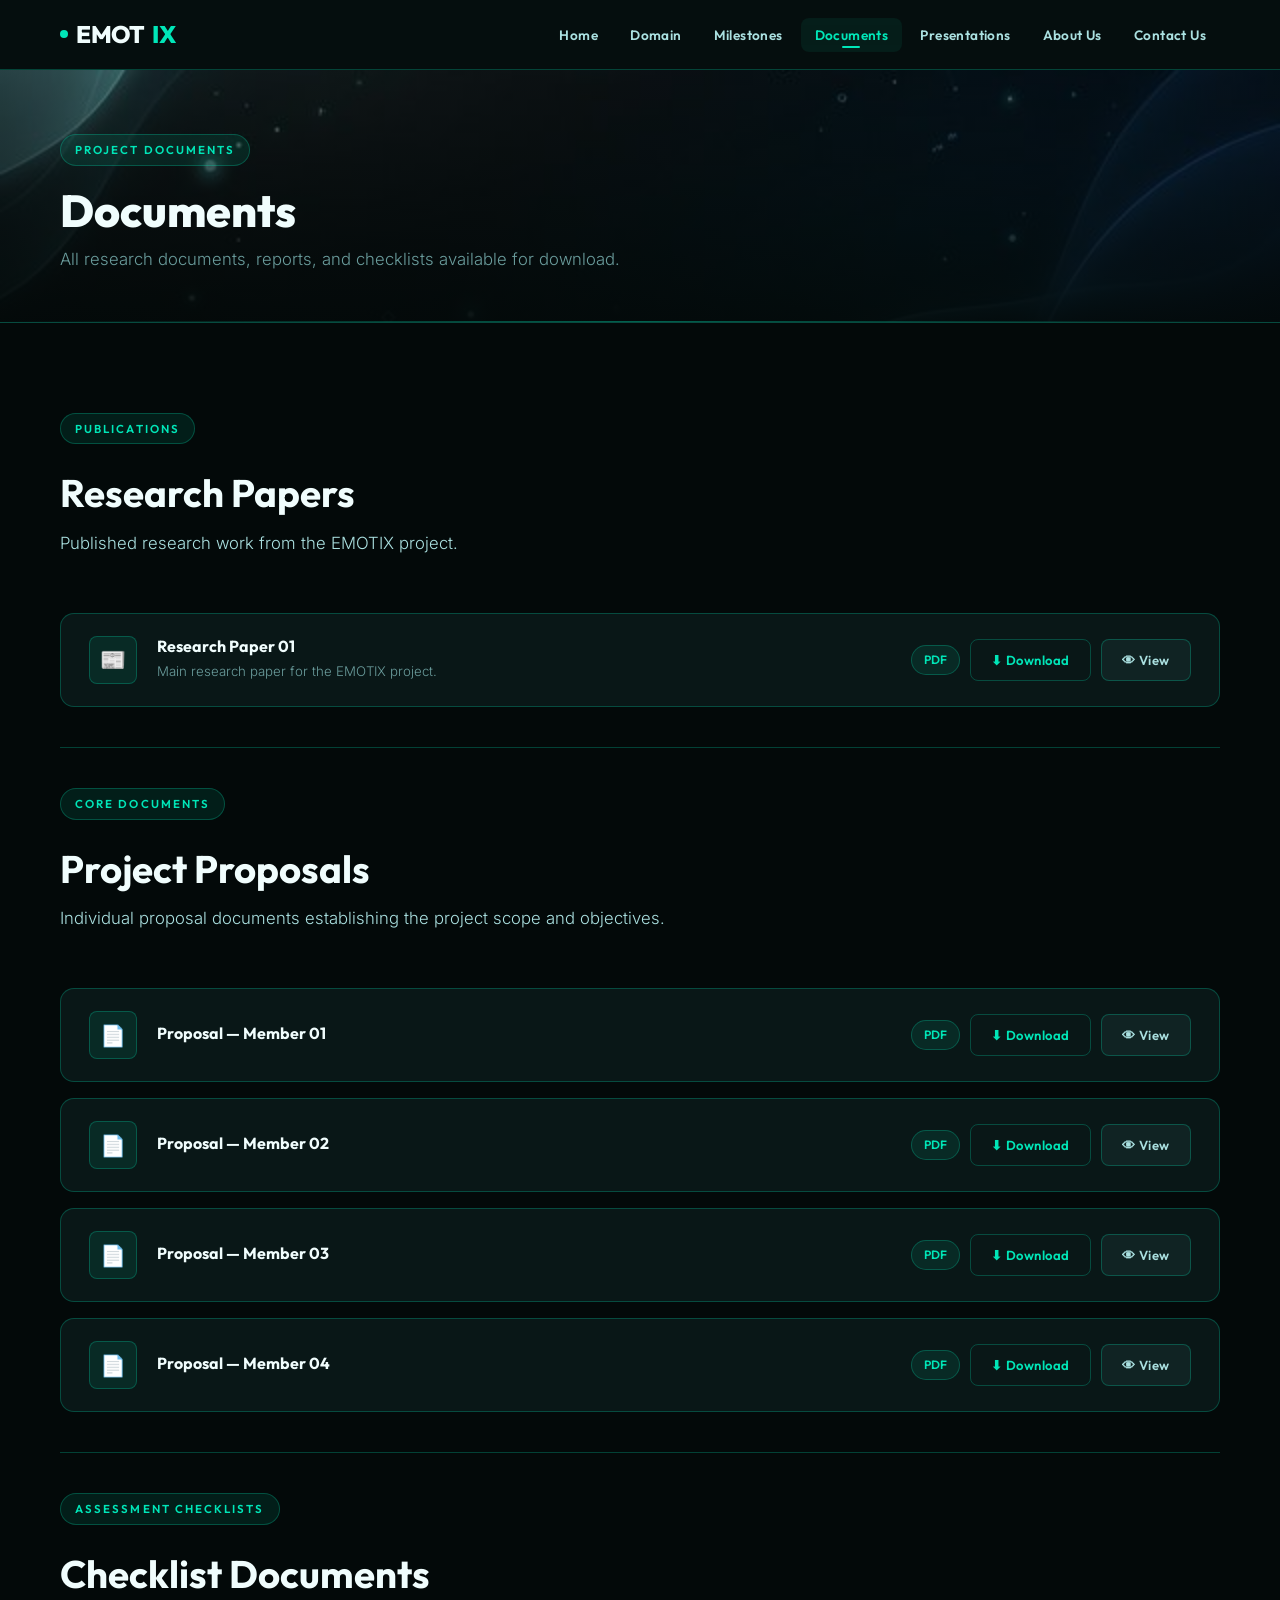
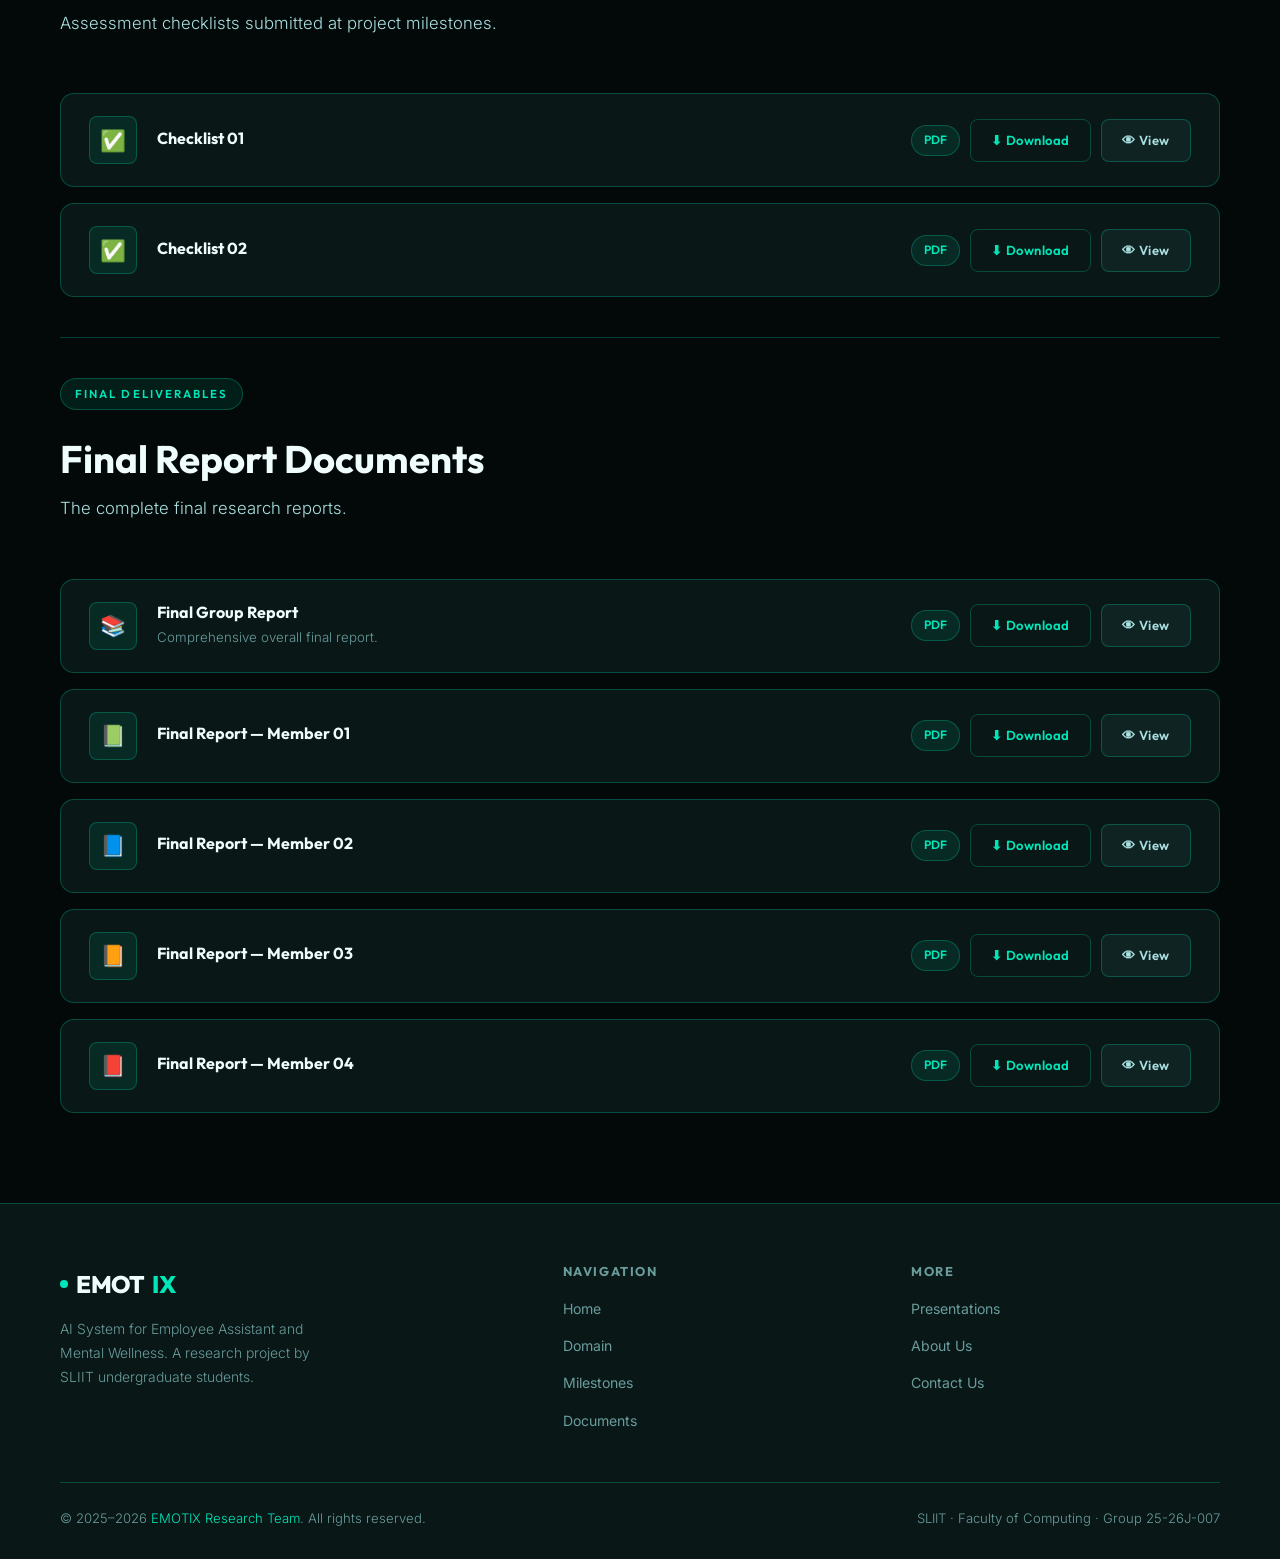
<file: documents.html>
<!DOCTYPE html>
<html lang="en">

<head>
  <meta charset="UTF-8" />
  <meta name="viewport" content="width=device-width, initial-scale=1.0" />
  <title>Documents — EMOTIX Research</title>
  <meta name="description"
    content="Download project documents, reports, checklists and the final research report for EMOTIX." />
  <link rel="icon"
    href="data:image/svg+xml,<svg xmlns='http://www.w3.org/2000/svg' viewBox='0 0 32 32'><rect width='32' height='32' rx='8' fill='%2300d4aa'/><text x='50%' y='58%' dominant-baseline='middle' text-anchor='middle' font-size='18' font-weight='900' fill='%23060f0f' font-family='sans-serif'>E</text></svg>" />
  <link rel="stylesheet" href="css/styles.css" />
</head>

<body>

  <!-- ── Navigation ── -->
  <nav class="navbar">
    <div class="container">
      <div class="nav-inner">
        <a href="index.html" class="nav-logo"><span class="dot"></span>EMOT<span>IX</span></a>
        <ul class="nav-links">
          <li><a href="index.html">Home</a></li>
          <li><a href="domain.html">Domain</a></li>
          <li><a href="milestones.html">Milestones</a></li>
          <li><a href="documents.html">Documents</a></li>
          <li><a href="presentations.html">Presentations</a></li>
          <li><a href="about.html">About Us</a></li>
          <li><a href="contact.html">Contact Us</a></li>
        </ul>
        <button class="hamburger" aria-label="Toggle menu"><span></span><span></span><span></span></button>
      </div>
    </div>
  </nav>
  <div class="nav-mobile">
    <a href="index.html">Home</a>
    <a href="domain.html">Domain</a>
    <a href="milestones.html">Milestones</a>
    <a href="documents.html">Documents</a>
    <a href="presentations.html">Presentations</a>
    <a href="about.html">About Us</a>
    <a href="contact.html">Contact Us</a>
  </div>

  <!-- ── Page Header ── -->
  <div class="page-header">
    <div class="page-header-bg"></div>
    <div class="container page-header-content">
      <span class="section-label">Project Documents</span>
      <h1>Documents</h1>
      <p>All research documents, reports, and checklists available for download.</p>
    </div>
  </div>

  <!-- ── Documents ── -->
  <section>
    <div class="container">

      <!-- Research Paper -->
      <span class="section-label">Publications</span>
      <h2 class="section-title mt-8">Research Papers</h2>
      <p class="section-desc mt-8">Published research work from the EMOTIX project.</p>

      <div class="documents-grid">
        <div class="doc-item">
          <div class="doc-icon">📰</div>
          <div class="doc-info">
            <h4>Research Paper 01</h4>
            <p>Main research paper for the EMOTIX project.</p>
          </div>
          <div style="display:flex; gap:10px; flex-wrap:wrap; align-items:center;">
            <span class="meta-badge">PDF</span>
            <a href="https://drive.google.com/uc?export=download&id=1WDiSzNBpjx91IhSXTIej9oT_0JqXyeD6"
              class="btn btn-outline btn-sm">⬇ Download</a>
            <a href="https://drive.google.com/file/d/1WDiSzNBpjx91IhSXTIej9oT_0JqXyeD6/view?usp=sharing"
              class="btn btn-ghost btn-sm" target="_blank">👁 View</a>
          </div>
        </div>
      </div>

      <hr class="divider" />

      <!-- Proposals -->
      <span class="section-label">Core Documents</span>
      <h2 class="section-title mt-8">Project Proposals</h2>
      <p class="section-desc mt-8">Individual proposal documents establishing the project scope and objectives.</p>

      <div class="documents-grid">
        <!-- Proposal 1 -->
        <div class="doc-item">
          <div class="doc-icon">📄</div>
          <div class="doc-info">
            <h4>Proposal — Member 01</h4>
          </div>
          <div style="display:flex; gap:10px; flex-wrap:wrap; align-items:center;">
            <span class="meta-badge">PDF</span>
            <a href="https://drive.google.com/uc?export=download&id=1jQW66BVEEpcI1ShNVXX-QiPEYicTNyZn"
              class="btn btn-outline btn-sm">⬇ Download</a>
            <a href="https://drive.google.com/file/d/1jQW66BVEEpcI1ShNVXX-QiPEYicTNyZn/view?usp=sharing"
              class="btn btn-ghost btn-sm" target="_blank">👁 View</a>
          </div>
        </div>
        <!-- Proposal 2 -->
        <div class="doc-item">
          <div class="doc-icon">📄</div>
          <div class="doc-info">
            <h4>Proposal — Member 02</h4>
          </div>
          <div style="display:flex; gap:10px; flex-wrap:wrap; align-items:center;">
            <span class="meta-badge">PDF</span>
            <a href="https://drive.google.com/uc?export=download&id=1WBROwZ2XZq206fFhTTTzY6huuriB6gNQ"
              class="btn btn-outline btn-sm">⬇ Download</a>
            <a href="https://drive.google.com/file/d/1WBROwZ2XZq206fFhTTTzY6huuriB6gNQ/view?usp=sharing"
              class="btn btn-ghost btn-sm" target="_blank">👁 View</a>
          </div>
        </div>
        <!-- Proposal 3 -->
        <div class="doc-item">
          <div class="doc-icon">📄</div>
          <div class="doc-info">
            <h4>Proposal — Member 03</h4>
          </div>
          <div style="display:flex; gap:10px; flex-wrap:wrap; align-items:center;">
            <span class="meta-badge">PDF</span>
            <a href="https://drive.google.com/uc?export=download&id=1ZbJixB_cZtUKB6EftpBw0Nd0MabvXaXX"
              class="btn btn-outline btn-sm">⬇ Download</a>
            <a href="https://drive.google.com/file/d/1ZbJixB_cZtUKB6EftpBw0Nd0MabvXaXX/view?usp=sharing"
              class="btn btn-ghost btn-sm" target="_blank">👁 View</a>
          </div>
        </div>
        <!-- Proposal 4 -->
        <div class="doc-item">
          <div class="doc-icon">📄</div>
          <div class="doc-info">
            <h4>Proposal — Member 04</h4>
          </div>
          <div style="display:flex; gap:10px; flex-wrap:wrap; align-items:center;">
            <span class="meta-badge">PDF</span>
            <a href="https://drive.google.com/uc?export=download&id=1s7JGXwAuooaUnhw6LdlG_XM1JLF4jGhb"
              class="btn btn-outline btn-sm">⬇ Download</a>
            <a href="https://drive.google.com/file/d/1s7JGXwAuooaUnhw6LdlG_XM1JLF4jGhb/view?usp=sharing"
              class="btn btn-ghost btn-sm" target="_blank">👁 View</a>
          </div>
        </div>
      </div>

      <hr class="divider" />

      <!-- Checklists -->
      <span class="section-label">Assessment Checklists</span>
      <h2 class="section-title mt-8">Checklist Documents</h2>
      <p class="section-desc mt-8">Assessment checklists submitted at project milestones.</p>

      <div class="documents-grid">
        <div class="doc-item">
          <div class="doc-icon">✅</div>
          <div class="doc-info">
            <h4>Checklist 01</h4>
          </div>
          <div style="display:flex; gap:10px; flex-wrap:wrap; align-items:center;">
            <span class="meta-badge">PDF</span>
            <a href="https://drive.google.com/uc?export=download&id=17cGb4vIr-qXo2A6Qr0dMc2t8zJdTjA_x"
              class="btn btn-outline btn-sm">⬇ Download</a>
            <a href="https://drive.google.com/file/d/17cGb4vIr-qXo2A6Qr0dMc2t8zJdTjA_x/view?usp=sharing"
              class="btn btn-ghost btn-sm" target="_blank">👁 View</a>
          </div>
        </div>
        <div class="doc-item">
          <div class="doc-icon">✅</div>
          <div class="doc-info">
            <h4>Checklist 02</h4>
          </div>
          <div style="display:flex; gap:10px; flex-wrap:wrap; align-items:center;">
            <span class="meta-badge">PDF</span>
            <a href="https://drive.google.com/uc?export=download&id=1aq5btqN3Y1Ly0XFxknNUnYFplR0zCrrV"
              class="btn btn-outline btn-sm">⬇ Download</a>
            <a href="https://drive.google.com/file/d/1aq5btqN3Y1Ly0XFxknNUnYFplR0zCrrV/view?usp=sharing"
              class="btn btn-ghost btn-sm" target="_blank">👁 View</a>
          </div>
        </div>
      </div>

      <hr class="divider" />

      <!-- Final Reports -->
      <span class="section-label">Final Deliverables</span>
      <h2 class="section-title mt-8">Final Report Documents</h2>
      <p class="section-desc mt-8">The complete final research reports.</p>

      <div class="documents-grid">
        <!-- Group Report -->
        <div class="doc-item">
          <div class="doc-icon">📚</div>
          <div class="doc-info">
            <h4>Final Group Report</h4>
            <p>Comprehensive overall final report.</p>
          </div>
          <div style="display:flex; gap:10px; flex-wrap:wrap; align-items:center;">
            <span class="meta-badge">PDF</span>
            <a href="https://drive.google.com/uc?export=download&id=1WDiSzNBpjx91IhSXTIej9oT_0JqXyeD6"
              class="btn btn-outline btn-sm">⬇ Download</a>
            <a href="https://drive.google.com/file/d/1WDiSzNBpjx91IhSXTIej9oT_0JqXyeD6/view?usp=sharing"
              class="btn btn-ghost btn-sm" target="_blank">👁 View</a>
          </div>
        </div>

        <!-- Member 1 -->
        <div class="doc-item">
          <div class="doc-icon">📗</div>
          <div class="doc-info">
            <h4>Final Report — Member 01</h4>
          </div>
          <div style="display:flex; gap:10px; flex-wrap:wrap; align-items:center;">
            <span class="meta-badge">PDF</span>
            <a href="https://drive.google.com/uc?export=download&id=1uSS_JF1zqTOPFhqlrlm2YRBaIiQ54-Hn"
              class="btn btn-outline btn-sm">⬇ Download</a>
            <a href="https://drive.google.com/file/d/1uSS_JF1zqTOPFhqlrlm2YRBaIiQ54-Hn/view?usp=sharing"
              class="btn btn-ghost btn-sm" target="_blank">👁 View</a>
          </div>
        </div>

        <!-- Member 2 -->
        <div class="doc-item">
          <div class="doc-icon">📘</div>
          <div class="doc-info">
            <h4>Final Report — Member 02</h4>
          </div>
          <div style="display:flex; gap:10px; flex-wrap:wrap; align-items:center;">
            <span class="meta-badge">PDF</span>
            <a href="https://drive.google.com/uc?export=download&id=17BkKCQ88GK8BKOnatompflgoiT_ybNA7"
              class="btn btn-outline btn-sm">⬇ Download</a>
            <a href="https://drive.google.com/file/d/17BkKCQ88GK8BKOnatompflgoiT_ybNA7/view?usp=sharing"
              class="btn btn-ghost btn-sm" target="_blank">👁 View</a>
          </div>
        </div>

        <!-- Member 3 -->
        <div class="doc-item">
          <div class="doc-icon">📙</div>
          <div class="doc-info">
            <h4>Final Report — Member 03</h4>
          </div>
          <div style="display:flex; gap:10px; flex-wrap:wrap; align-items:center;">
            <span class="meta-badge">PDF</span>
            <a href="https://drive.google.com/uc?export=download&id=1Ki6kxarYXG7sw0iz1kqKuOTjyQt-tUEc"
              class="btn btn-outline btn-sm">⬇ Download</a>
            <a href="https://drive.google.com/file/d/1Ki6kxarYXG7sw0iz1kqKuOTjyQt-tUEc/view?usp=sharing"
              class="btn btn-ghost btn-sm" target="_blank">👁 View</a>
          </div>
        </div>

        <!-- Member 4 -->
        <div class="doc-item">
          <div class="doc-icon">📕</div>
          <div class="doc-info">
            <h4>Final Report — Member 04</h4>
          </div>
          <div style="display:flex; gap:10px; flex-wrap:wrap; align-items:center;">
            <span class="meta-badge">PDF</span>
            <a href="https://drive.google.com/uc?export=download&id=1Njdqwx-jchiQs0wSPE_lshiL8pc7YBuk"
              class="btn btn-outline btn-sm">⬇ Download</a>
            <a href="https://drive.google.com/file/d/1Njdqwx-jchiQs0wSPE_lshiL8pc7YBuk/view?usp=sharing"
              class="btn btn-ghost btn-sm" target="_blank">👁 View</a>
          </div>
        </div>
      </div>

    </div>
  </section>

  <!-- ── Footer ── -->
  <footer>
    <div class="container">
      <div class="footer-grid">
        <div class="footer-brand">
          <a href="index.html" class="nav-logo"><span class="dot"></span>EMOT<span>IX</span></a>
          <p>AI System for Employee Assistant and Mental Wellness. A research project by SLIIT undergraduate students.
          </p>
        </div>
        <div class="footer-col">
          <h4>Navigation</h4>
          <ul>
            <li><a href="index.html">Home</a></li>
            <li><a href="domain.html">Domain</a></li>
            <li><a href="milestones.html">Milestones</a></li>
            <li><a href="documents.html">Documents</a></li>
          </ul>
        </div>
        <div class="footer-col">
          <h4>More</h4>
          <ul>
            <li><a href="presentations.html">Presentations</a></li>
            <li><a href="about.html">About Us</a></li>
            <li><a href="contact.html">Contact Us</a></li>
          </ul>
        </div>
      </div>
      <hr class="footer-divider" />
      <div class="footer-bottom">
        <p>&copy; 2025–2026 <span>EMOTIX Research Team</span>. All rights reserved.</p>
        <p>SLIIT · Faculty of Computing · Group 25-26J-007</p>
      </div>
    </div>
  </footer>

  <script src="js/main.js"></script>
</body>

</html>
</file>
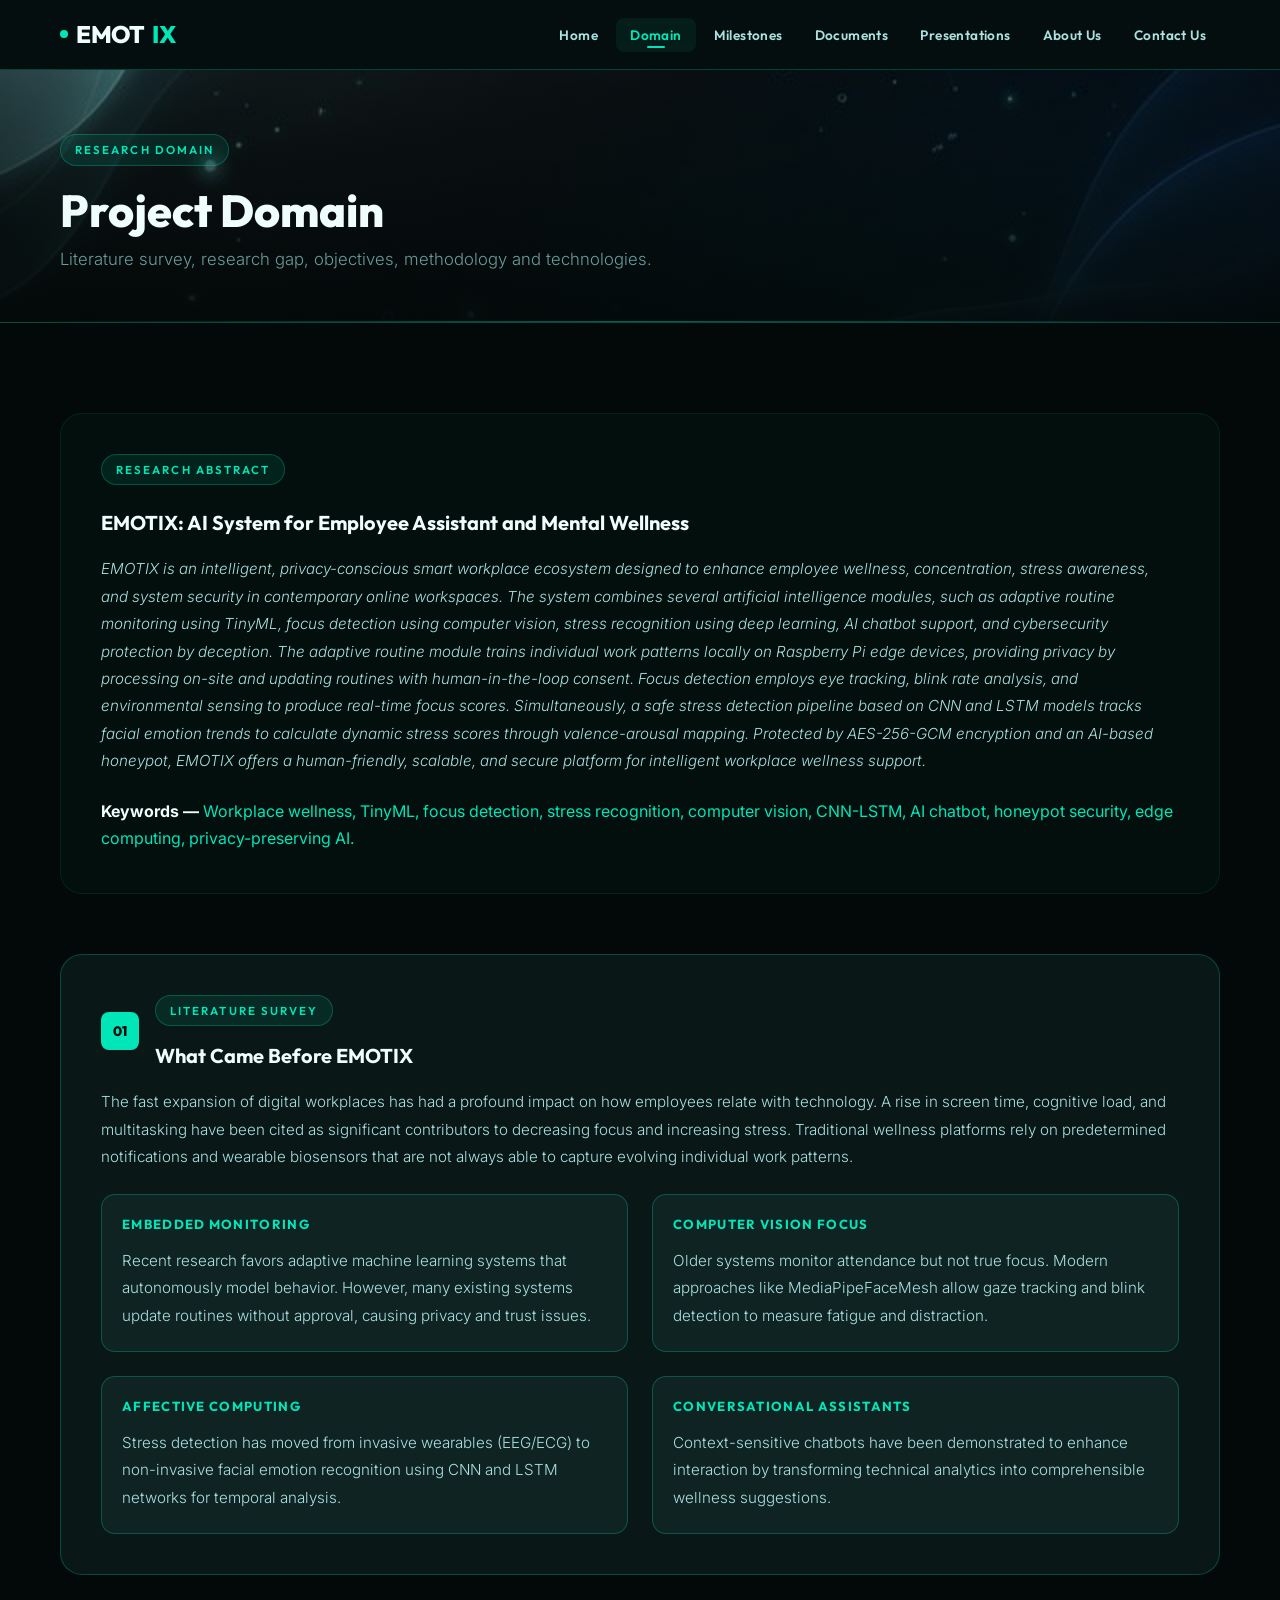
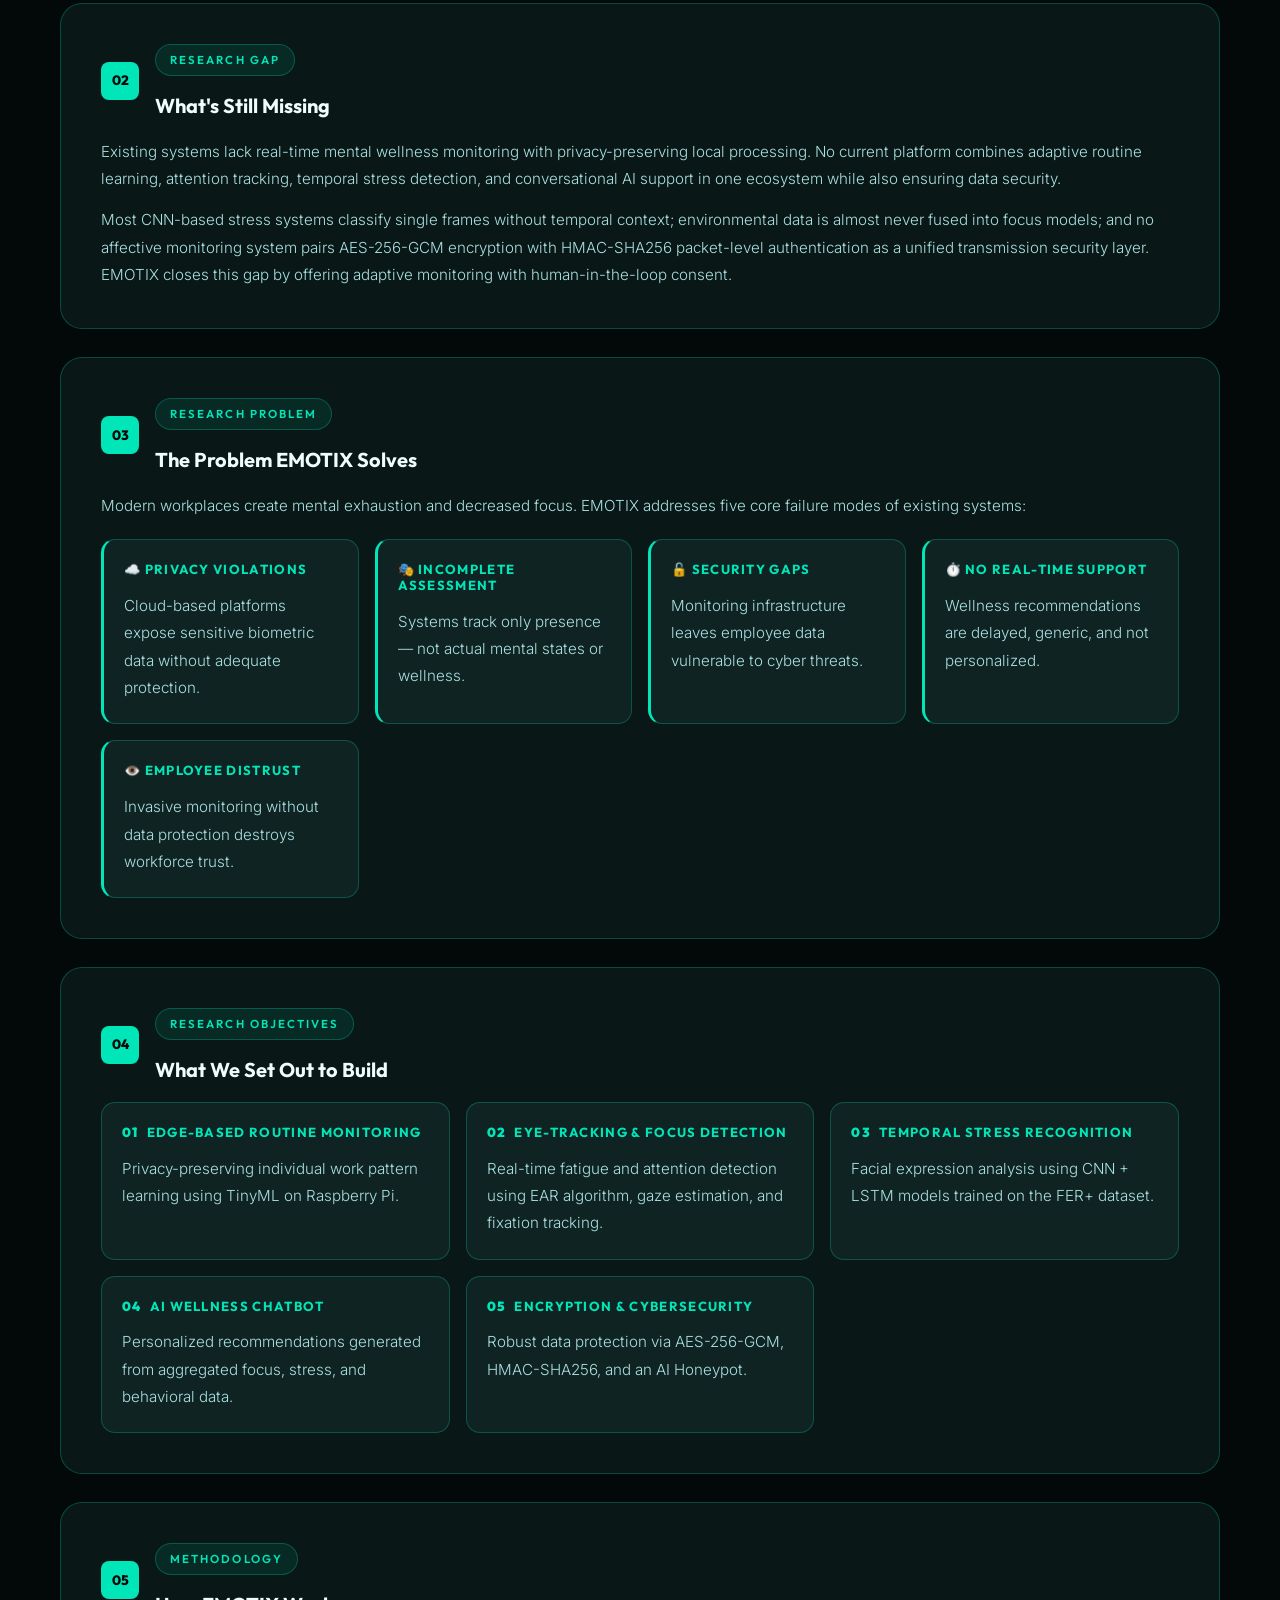
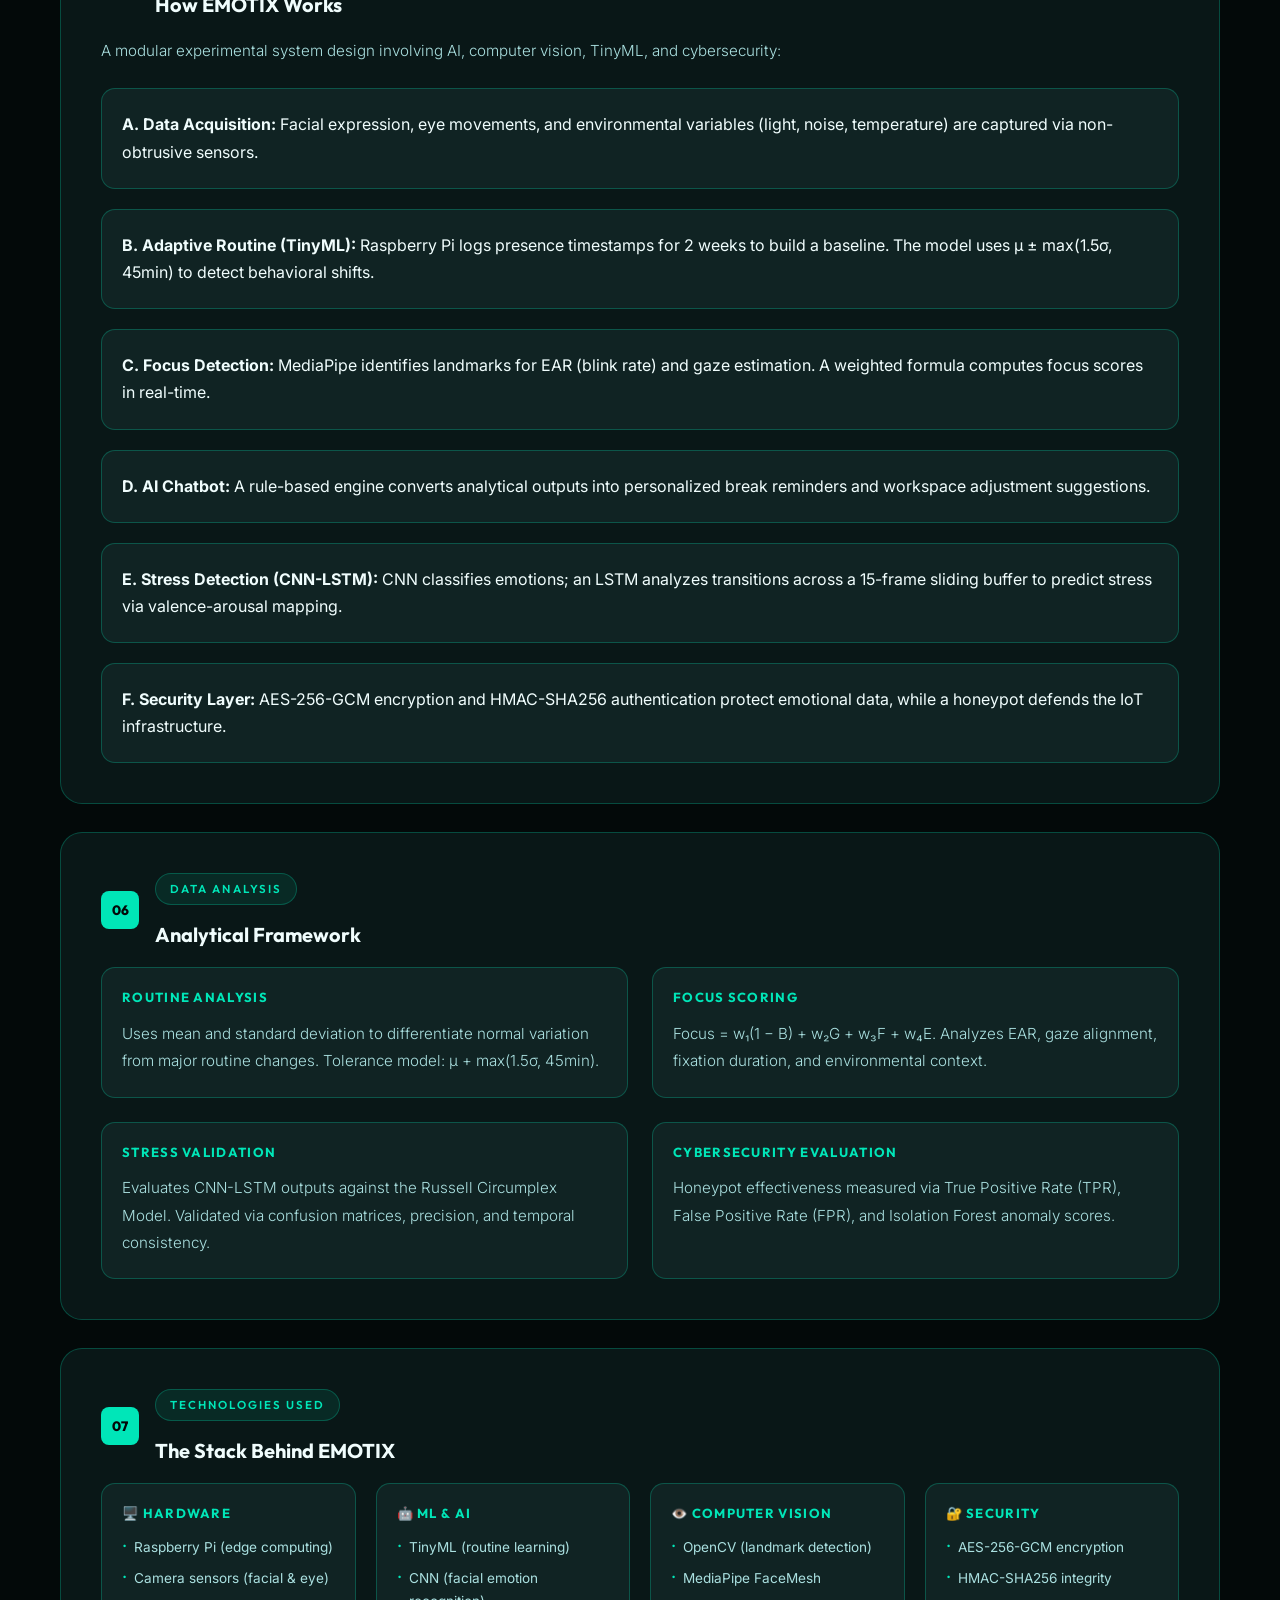
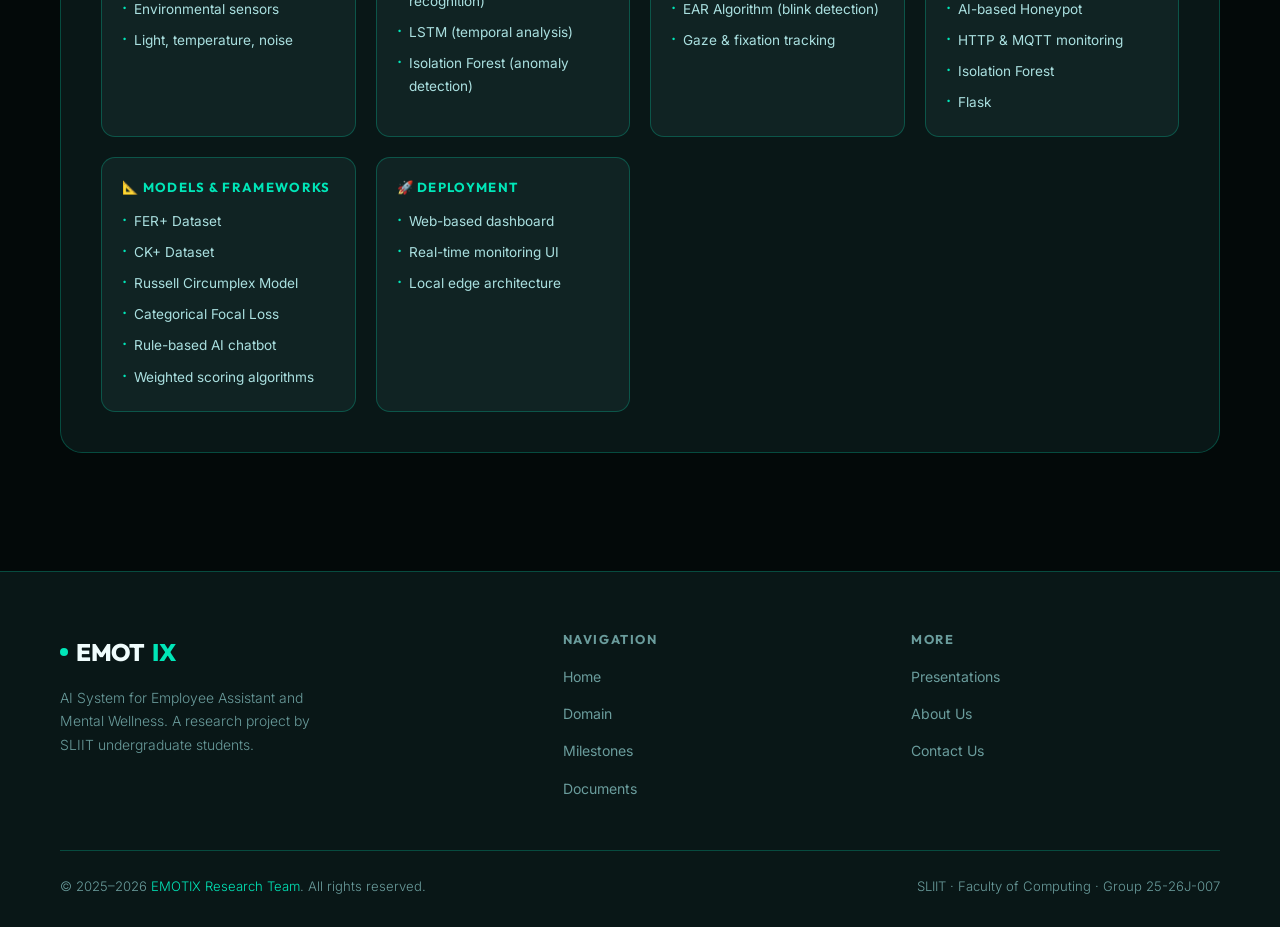
<file: domain.html>
<!DOCTYPE html>
<html lang="en">
<head>
  <meta charset="UTF-8" />
  <meta name="viewport" content="width=device-width, initial-scale=1.0" />
  <title>Domain — EMOTIX Research</title>
  <meta name="description" content="Research domain, literature survey, methodology, objectives and technologies used in the EMOTIX project." />
  <link rel="icon" href="data:image/svg+xml,<svg xmlns='http://www.w3.org/2000/svg' viewBox='0 0 32 32'><rect width='32' height='32' rx='8' fill='%2300d4aa'/><text x='50%' y='58%' dominant-baseline='middle' text-anchor='middle' font-size='18' font-weight='900' fill='%23060f0f' font-family='sans-serif'>E</text></svg>" />
  <link rel="stylesheet" href="css/styles.css" />
</head>
<body>

  <!-- ── Navigation ── -->
  <nav class="navbar">
    <div class="container">
      <div class="nav-inner">
        <a href="index.html" class="nav-logo">
          <span class="dot"></span>EMOT<span>IX</span>
        </a>
        <ul class="nav-links">
          <li><a href="index.html">Home</a></li>
          <li><a href="domain.html">Domain</a></li>
          <li><a href="milestones.html">Milestones</a></li>
          <li><a href="documents.html">Documents</a></li>
          <li><a href="presentations.html">Presentations</a></li>
          <li><a href="about.html">About Us</a></li>
          <li><a href="contact.html">Contact Us</a></li>
        </ul>
        <button class="hamburger" aria-label="Toggle menu">
          <span></span><span></span><span></span>
        </button>
      </div>
    </div>
  </nav>
  <div class="nav-mobile">
    <a href="index.html">Home</a>
    <a href="domain.html">Domain</a>
    <a href="milestones.html">Milestones</a>
    <a href="documents.html">Documents</a>
    <a href="presentations.html">Presentations</a>
    <a href="about.html">About Us</a>
    <a href="contact.html">Contact Us</a>
  </div>

  <!-- ── Page Header ── -->
  <div class="page-header">
    <div class="page-header-bg"></div>
    <div class="container page-header-content">
      <span class="section-label">Research Domain</span>
      <h1>Project Domain</h1>
      <p>Literature survey, research gap, objectives, methodology and technologies.</p>
    </div>
  </div>

  <!-- ── Content ── -->
  <section>
    <div class="container">

      <!-- Abstract -->
      <div class="domain-section" style="background: rgba(0,212,170,0.03); border: 1px solid rgba(0,212,170,0.1); padding: 40px; border-radius: var(--radius-lg); margin-bottom: 60px;">
        <span class="section-label">Research Abstract</span>
        <h2 class="section-title mt-8">EMOTIX: AI System for Employee Assistant and Mental Wellness</h2>
        <p style="font-style: italic; color: var(--text-secondary); line-height: 1.8; margin-top: 20px;">
          EMOTIX is an intelligent, privacy-conscious smart workplace ecosystem designed to enhance employee wellness, concentration, stress awareness, and system security in contemporary online workspaces. The system combines several artificial intelligence modules, such as adaptive routine monitoring using TinyML, focus detection using computer vision, stress recognition using deep learning, AI chatbot support, and cybersecurity protection by deception. The adaptive routine module trains individual work patterns locally on Raspberry Pi edge devices, providing privacy by processing on-site and updating routines with human-in-the-loop consent. Focus detection employs eye tracking, blink rate analysis, and environmental sensing to produce real-time focus scores. Simultaneously, a safe stress detection pipeline based on CNN and LSTM models tracks facial emotion trends to calculate dynamic stress scores through valence-arousal mapping. Protected by AES-256-GCM encryption and an AI-based honeypot, EMOTIX offers a human-friendly, scalable, and secure platform for intelligent workplace wellness support.
        </p>
        <div style="margin-top: 24px;">
          <strong>Keywords —</strong> <span style="color: var(--accent);">Workplace wellness, TinyML, focus detection, stress recognition, computer vision, CNN-LSTM, AI chatbot, honeypot security, edge computing, privacy-preserving AI.</span>
        </div>
      </div>

      <!-- 1. Literature Survey -->
      <div class="domain-section">
        <div class="domain-section-header">
          <div class="domain-num">01</div>
          <div>
            <span class="section-label">Literature Survey</span>
            <h2>What Came Before EMOTIX</h2>
          </div>
        </div>
        <div style="display: grid; gap: 24px;">
          <p>
            The fast expansion of digital workplaces has had a profound impact on how employees relate with technology. A rise in screen time, cognitive load, and multitasking have been cited as significant contributors to decreasing focus and increasing stress. Traditional wellness platforms rely on predetermined notifications and wearable biosensors that are not always able to capture evolving individual work patterns.
          </p>
          <div style="display: grid; grid-template-columns: 1fr 1fr; gap: 24px;">
            <div class="tech-category">
              <h4>Embedded Monitoring</h4>
              <p>Recent research favors adaptive machine learning systems that autonomously model behavior. However, many existing systems update routines without approval, causing privacy and trust issues.</p>
            </div>
            <div class="tech-category">
              <h4>Computer Vision Focus</h4>
              <p>Older systems monitor attendance but not true focus. Modern approaches like MediaPipeFaceMesh allow gaze tracking and blink detection to measure fatigue and distraction.</p>
            </div>
            <div class="tech-category">
              <h4>Affective Computing</h4>
              <p>Stress detection has moved from invasive wearables (EEG/ECG) to non-invasive facial emotion recognition using CNN and LSTM networks for temporal analysis.</p>
            </div>
            <div class="tech-category">
              <h4>Conversational Assistants</h4>
              <p>Context-sensitive chatbots have been demonstrated to enhance interaction by transforming technical analytics into comprehensible wellness suggestions.</p>
            </div>
          </div>
        </div>
      </div>

      <!-- 2. Research Gap -->
      <div class="domain-section">
        <div class="domain-section-header">
          <div class="domain-num">02</div>
          <div>
            <span class="section-label">Research Gap</span>
            <h2>What's Still Missing</h2>
          </div>
        </div>
        <p>
          Existing systems lack real-time mental wellness monitoring with privacy-preserving local processing. No current platform combines adaptive routine learning, attention tracking, temporal stress detection, and conversational AI support in one ecosystem while also ensuring data security.
        </p>
        <p style="margin-top:14px;">
          Most CNN-based stress systems classify single frames without temporal context; environmental data is almost never fused into focus models; and no affective monitoring system pairs AES-256-GCM encryption with HMAC-SHA256 packet-level authentication as a unified transmission security layer. EMOTIX closes this gap by offering adaptive monitoring with human-in-the-loop consent.
        </p>
      </div>

      <!-- 3. Research Problem -->
      <div class="domain-section">
        <div class="domain-section-header">
          <div class="domain-num">03</div>
          <div>
            <span class="section-label">Research Problem</span>
            <h2>The Problem EMOTIX Solves</h2>
          </div>
        </div>
        <p>Modern workplaces create mental exhaustion and decreased focus. EMOTIX addresses five core failure modes of existing systems:</p>
        <div style="display:grid; grid-template-columns:repeat(auto-fill,minmax(240px,1fr)); gap:16px; margin-top:20px;">
          <div class="tech-category" style="border-left:3px solid var(--accent);">
            <h4>☁️ Privacy Violations</h4>
            <p>Cloud-based platforms expose sensitive biometric data without adequate protection.</p>
          </div>
          <div class="tech-category" style="border-left:3px solid var(--accent);">
            <h4>🎭 Incomplete Assessment</h4>
            <p>Systems track only presence — not actual mental states or wellness.</p>
          </div>
          <div class="tech-category" style="border-left:3px solid var(--accent);">
            <h4>🔓 Security Gaps</h4>
            <p>Monitoring infrastructure leaves employee data vulnerable to cyber threats.</p>
          </div>
          <div class="tech-category" style="border-left:3px solid var(--accent);">
            <h4>⏱️ No Real-Time Support</h4>
            <p>Wellness recommendations are delayed, generic, and not personalized.</p>
          </div>
          <div class="tech-category" style="border-left:3px solid var(--accent);">
            <h4>👁️ Employee Distrust</h4>
            <p>Invasive monitoring without data protection destroys workforce trust.</p>
          </div>
        </div>
      </div>

      <!-- 4. Research Objectives -->
      <div class="domain-section">
        <div class="domain-section-header">
          <div class="domain-num">04</div>
          <div>
            <span class="section-label">Research Objectives</span>
            <h2>What We Set Out to Build</h2>
          </div>
        </div>
        <div style="display:grid; grid-template-columns:repeat(auto-fill,minmax(260px,1fr)); gap:16px; margin-top:20px;">
          <div class="tech-category">
            <h4><span style="color:var(--accent); font-weight:900; margin-right:8px;">01</span>Edge-Based Routine Monitoring</h4>
            <p>Privacy-preserving individual work pattern learning using TinyML on Raspberry Pi.</p>
          </div>
          <div class="tech-category">
            <h4><span style="color:var(--accent); font-weight:900; margin-right:8px;">02</span>Eye-Tracking &amp; Focus Detection</h4>
            <p>Real-time fatigue and attention detection using EAR algorithm, gaze estimation, and fixation tracking.</p>
          </div>
          <div class="tech-category">
            <h4><span style="color:var(--accent); font-weight:900; margin-right:8px;">03</span>Temporal Stress Recognition</h4>
            <p>Facial expression analysis using CNN + LSTM models trained on the FER+ dataset.</p>
          </div>
          <div class="tech-category">
            <h4><span style="color:var(--accent); font-weight:900; margin-right:8px;">04</span>AI Wellness Chatbot</h4>
            <p>Personalized recommendations generated from aggregated focus, stress, and behavioral data.</p>
          </div>
          <div class="tech-category">
            <h4><span style="color:var(--accent); font-weight:900; margin-right:8px;">05</span>Encryption &amp; Cybersecurity</h4>
            <p>Robust data protection via AES-256-GCM, HMAC-SHA256, and an AI Honeypot.</p>
          </div>
        </div>
      </div>

      <!-- 5. Methodology -->
      <div class="domain-section">
        <div class="domain-section-header">
          <div class="domain-num">05</div>
          <div>
            <span class="section-label">Methodology</span>
            <h2>How EMOTIX Works</h2>
          </div>
        </div>
        <p>A modular experimental system design involving AI, computer vision, TinyML, and cybersecurity:</p>
        <div style="display: grid; gap: 20px; margin-top: 24px;">
          <div class="tech-category">
            <strong>A. Data Acquisition:</strong> Facial expression, eye movements, and environmental variables (light, noise, temperature) are captured via non-obtrusive sensors.
          </div>
          <div class="tech-category">
            <strong>B. Adaptive Routine (TinyML):</strong> Raspberry Pi logs presence timestamps for 2 weeks to build a baseline. The model uses μ ± max(1.5σ, 45min) to detect behavioral shifts.
          </div>
          <div class="tech-category">
            <strong>C. Focus Detection:</strong> MediaPipe identifies landmarks for EAR (blink rate) and gaze estimation. A weighted formula computes focus scores in real-time.
          </div>
          <div class="tech-category">
            <strong>D. AI Chatbot:</strong> A rule-based engine converts analytical outputs into personalized break reminders and workspace adjustment suggestions.
          </div>
          <div class="tech-category">
            <strong>E. Stress Detection (CNN-LSTM):</strong> CNN classifies emotions; an LSTM analyzes transitions across a 15-frame sliding buffer to predict stress via valence-arousal mapping.
          </div>
          <div class="tech-category">
            <strong>F. Security Layer:</strong> AES-256-GCM encryption and HMAC-SHA256 authentication protect emotional data, while a honeypot defends the IoT infrastructure.
          </div>
        </div>
      </div>

      <!-- 6. Data Analysis -->
      <div class="domain-section">
        <div class="domain-section-header">
          <div class="domain-num">06</div>
          <div>
            <span class="section-label">Data Analysis</span>
            <h2>Analytical Framework</h2>
          </div>
        </div>
        <div style="display: grid; grid-template-columns: 1fr 1fr; gap: 24px; margin-top: 20px;">
          <div class="tech-category">
            <h4>Routine Analysis</h4>
            <p>Uses mean and standard deviation to differentiate normal variation from major routine changes. Tolerance model: μ + max(1.5σ, 45min).</p>
          </div>
          <div class="tech-category">
            <h4>Focus Scoring</h4>
            <p>Focus = w₁(1 − B) + w₂G + w₃F + w₄E. Analyzes EAR, gaze alignment, fixation duration, and environmental context.</p>
          </div>
          <div class="tech-category">
            <h4>Stress Validation</h4>
            <p>Evaluates CNN-LSTM outputs against the Russell Circumplex Model. Validated via confusion matrices, precision, and temporal consistency.</p>
          </div>
          <div class="tech-category">
            <h4>Cybersecurity Evaluation</h4>
            <p>Honeypot effectiveness measured via True Positive Rate (TPR), False Positive Rate (FPR), and Isolation Forest anomaly scores.</p>
          </div>
        </div>
      </div>

      <!-- 7. Technologies Used -->
      <div class="domain-section">
        <div class="domain-section-header">
          <div class="domain-num">07</div>
          <div>
            <span class="section-label">Technologies Used</span>
            <h2>The Stack Behind EMOTIX</h2>
          </div>
        </div>
        <div class="tech-categories">
          <div class="tech-category">
            <h4>&#x1f5a5;&#xfe0f; Hardware</h4>
            <ul>
              <li>Raspberry Pi (edge computing)</li>
              <li>Camera sensors (facial &amp; eye)</li>
              <li>Environmental sensors</li>
              <li>Light, temperature, noise</li>
            </ul>
          </div>
          <div class="tech-category">
            <h4>&#x1f916; ML &amp; AI</h4>
            <ul>
              <li>TinyML (routine learning)</li>
              <li>CNN (facial emotion recognition)</li>
              <li>LSTM (temporal analysis)</li>
              <li>Isolation Forest (anomaly detection)</li>
            </ul>
          </div>
          <div class="tech-category">
            <h4>&#x1f441;&#xfe0f; Computer Vision</h4>
            <ul>
              <li>OpenCV (landmark detection)</li>
              <li>MediaPipe FaceMesh</li>
              <li>EAR Algorithm (blink detection)</li>
              <li>Gaze &amp; fixation tracking</li>
            </ul>
          </div>
          <div class="tech-category">
            <h4>&#x1f510; Security</h4>
            <ul>
              <li>AES-256-GCM encryption</li>
              <li>HMAC-SHA256 integrity</li>
              <li>AI-based Honeypot</li>
              <li>HTTP &amp; MQTT monitoring</li>
              <li>Isolation Forest</li>
              <li>Flask</li>
            </ul>
          </div>
          <div class="tech-category">
            <h4>&#x1f4d0; Models &amp; Frameworks</h4>
            <ul>
              <li>FER+ Dataset</li>
              <li>CK+ Dataset</li>
              <li>Russell Circumplex Model</li>
              <li>Categorical Focal Loss</li>
              <li>Rule-based AI chatbot</li>
              <li>Weighted scoring algorithms</li>
            </ul>
          </div>
          <div class="tech-category">
            <h4>&#x1f680; Deployment</h4>
            <ul>
              <li>Web-based dashboard</li>
              <li>Real-time monitoring UI</li>
              <li>Local edge architecture</li>
            </ul>
          </div>
        </div>
      </div>

    </div>
  </section>

  <!-- ── Footer ── -->
  <footer>
    <div class="container">
      <div class="footer-grid">
        <div class="footer-brand">
          <a href="index.html" class="nav-logo"><span class="dot"></span>EMOT<span>IX</span></a>
          <p>AI System for Employee Assistant and Mental Wellness. A research project by SLIIT undergraduate students.</p>
        </div>
        <div class="footer-col">
          <h4>Navigation</h4>
          <ul>
            <li><a href="index.html">Home</a></li>
            <li><a href="domain.html">Domain</a></li>
            <li><a href="milestones.html">Milestones</a></li>
            <li><a href="documents.html">Documents</a></li>
          </ul>
        </div>
        <div class="footer-col">
          <h4>More</h4>
          <ul>
            <li><a href="presentations.html">Presentations</a></li>
            <li><a href="about.html">About Us</a></li>
            <li><a href="contact.html">Contact Us</a></li>
          </ul>
        </div>
      </div>
      <hr class="footer-divider" />
      <div class="footer-bottom">
        <p>&copy; 2025–2026 <span>EMOTIX Research Team</span>. All rights reserved.</p>
        <p>SLIIT · Faculty of Computing · Group 25-26J-007</p>
      </div>
    </div>
  </footer>

  <script src="js/main.js"></script>
</body>
</html>
</file>
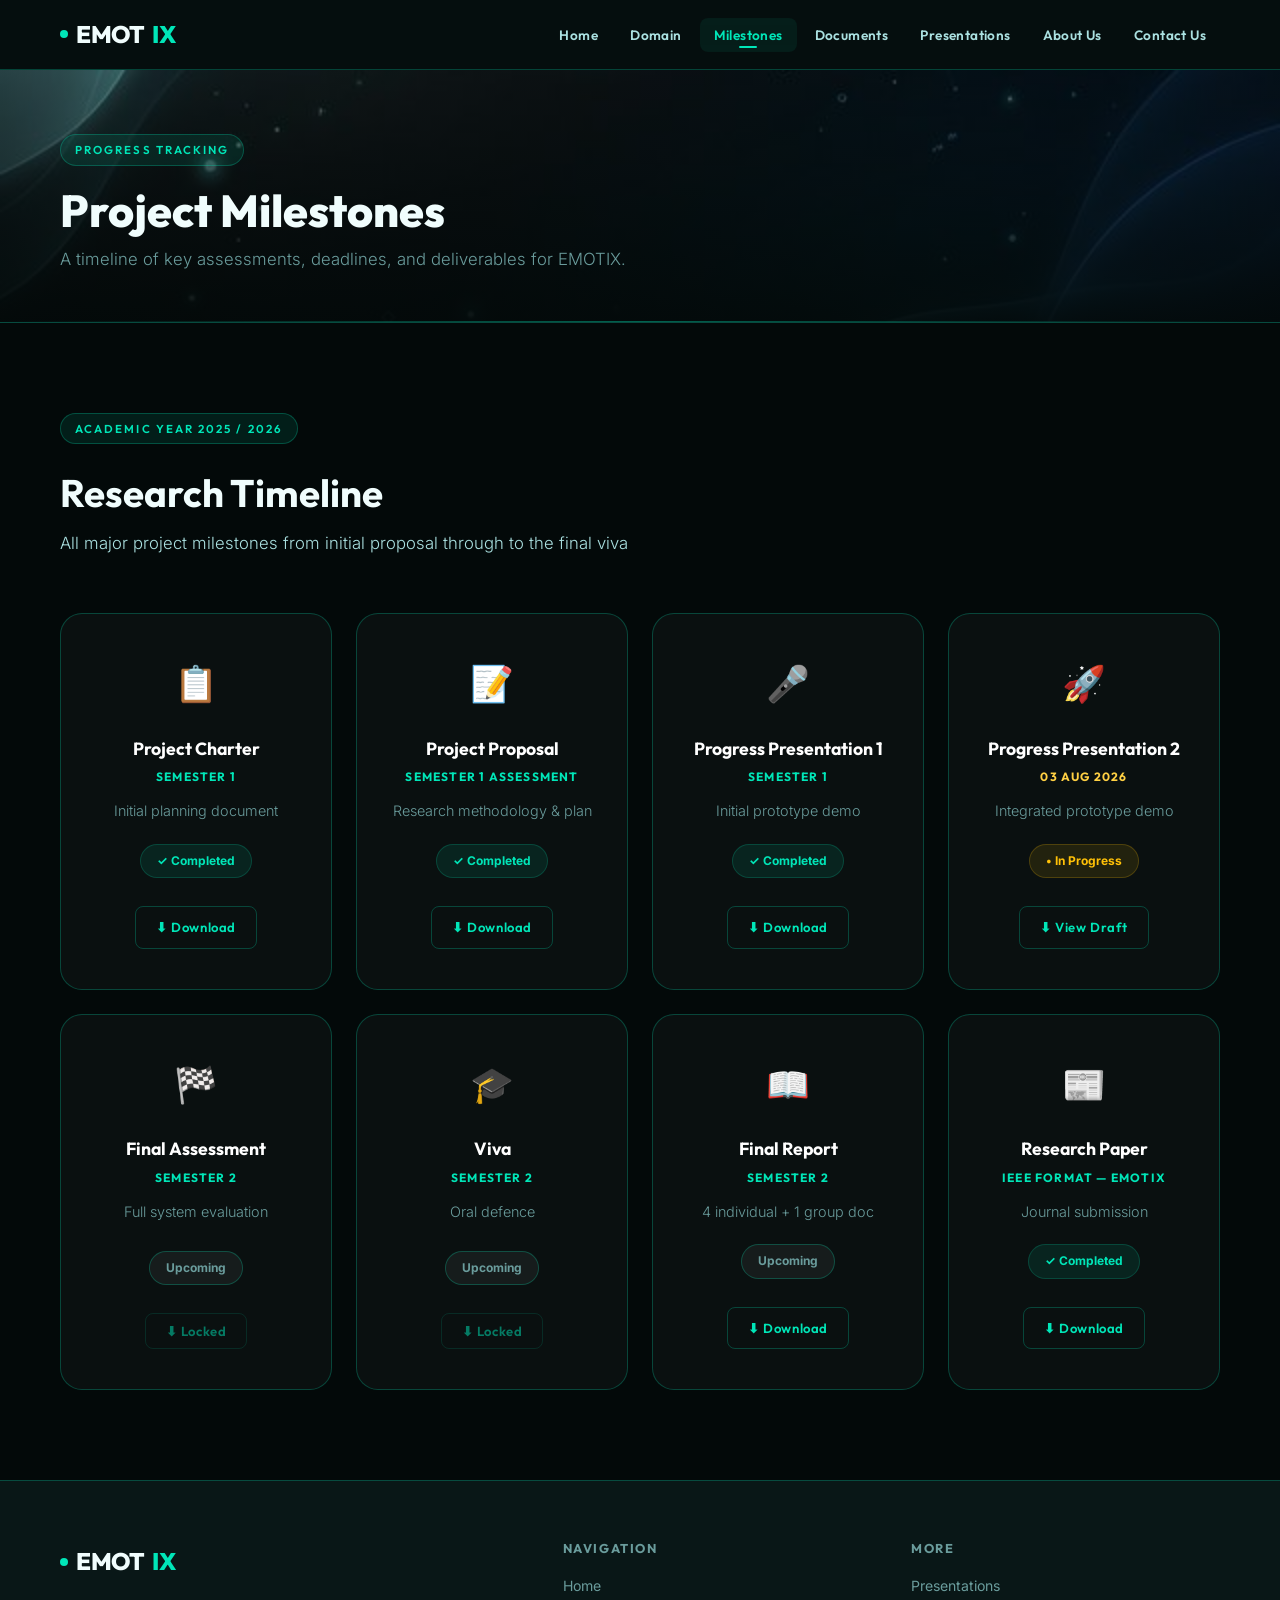
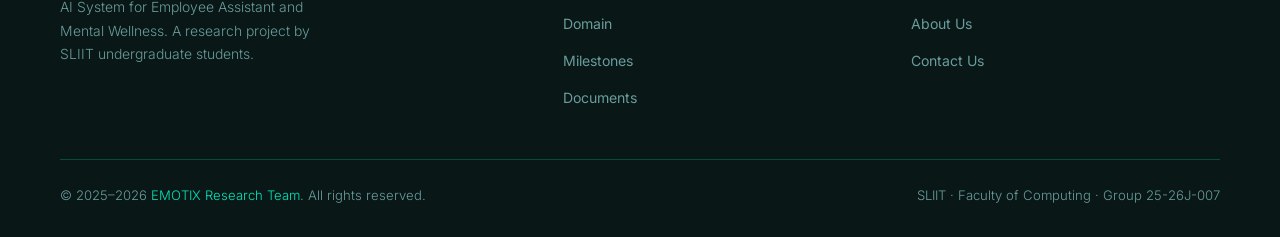
<file: milestones.html>
<!DOCTYPE html>
<html lang="en">
<head>
  <meta charset="UTF-8" />
  <meta name="viewport" content="width=device-width, initial-scale=1.0" />
  <title>Milestones — EMOTIX Research</title>
  <meta name="description" content="Project milestones, progress presentations, assessments and key dates for the EMOTIX research project." />
  <link rel="icon" href="data:image/svg+xml,<svg xmlns='http://www.w3.org/2000/svg' viewBox='0 0 32 32'><rect width='32' height='32' rx='8' fill='%2300d4aa'/><text x='50%' y='58%' dominant-baseline='middle' text-anchor='middle' font-size='18' font-weight='900' fill='%23060f0f' font-family='sans-serif'>E</text></svg>" />
  <link rel="stylesheet" href="css/styles.css" />
</head>
<body>

  <!-- ── Navigation ── -->
  <nav class="navbar">
    <div class="container">
      <div class="nav-inner">
        <a href="index.html" class="nav-logo"><span class="dot"></span>EMOT<span>IX</span></a>
        <ul class="nav-links">
          <li><a href="index.html">Home</a></li>
          <li><a href="domain.html">Domain</a></li>
          <li><a href="milestones.html">Milestones</a></li>
          <li><a href="documents.html">Documents</a></li>
          <li><a href="presentations.html">Presentations</a></li>
          <li><a href="about.html">About Us</a></li>
          <li><a href="contact.html">Contact Us</a></li>
        </ul>
        <button class="hamburger" aria-label="Toggle menu"><span></span><span></span><span></span></button>
      </div>
    </div>
  </nav>
  <div class="nav-mobile">
    <a href="index.html">Home</a>
    <a href="domain.html">Domain</a>
    <a href="milestones.html">Milestones</a>
    <a href="documents.html">Documents</a>
    <a href="presentations.html">Presentations</a>
    <a href="about.html">About Us</a>
    <a href="contact.html">Contact Us</a>
  </div>

  <!-- ── Page Header ── -->
  <div class="page-header">
    <div class="page-header-bg"></div>
    <div class="container page-header-content">
      <span class="section-label">Progress Tracking</span>
      <h1>Project Milestones</h1>
      <p>A timeline of key assessments, deadlines, and deliverables for EMOTIX.</p>
    </div>
  </div>

  <!-- ── Timeline ── -->
  <section>
    <div class="container">
      <span class="section-label">Academic Year 2025 / 2026</span>
      <h2 class="section-title mt-8">Research Timeline</h2>
      <p class="section-desc mt-8">
        All major project milestones from initial proposal through to the final viva      <div class="milestones-grid">
        
        <!-- 1: Project Charter -->
        <div class="ms-card">
          <div class="ms-icon">📋</div>
          <h3>Project Charter</h3>
          <div class="ms-sem">Semester 1</div>
          <p>Initial planning document</p>
          <div class="ms-status status-completed">✓ Completed</div>
          <a href="documents/project-charter.pdf" class="btn btn-outline btn-sm mt-8" download>⬇ Download</a>
        </div>

        <!-- 2: Project Proposal -->
        <div class="ms-card">
          <div class="ms-icon">📝</div>
          <h3>Project Proposal</h3>
          <div class="ms-sem">Semester 1 Assessment</div>
          <p>Research methodology & plan</p>
          <div class="ms-status status-completed">✓ Completed</div>
          <a href="documents/proposal-document.pdf" class="btn btn-outline btn-sm mt-8" download>⬇ Download</a>
        </div>

        <!-- 3: Progress Presentation 1 -->
        <div class="ms-card">
          <div class="ms-icon">🎤</div>
          <h3>Progress Presentation 1</h3>
          <div class="ms-sem">Semester 1</div>
          <p>Initial prototype demo</p>
          <div class="ms-status status-completed">✓ Completed</div>
          <a href="documents/presentation-pp1.pdf" class="btn btn-outline btn-sm mt-8" download>⬇ Download</a>
        </div>

        <!-- 4: Progress Presentation 2 -->
        <div class="ms-card">
          <div class="ms-icon">🚀</div>
          <h3>Progress Presentation 2</h3>
          <div class="ms-sem" style="color: var(--gold);">03 Aug 2026</div>
          <p>Integrated prototype demo</p>
          <div class="ms-status status-progress">• In Progress</div>
          <a href="documents/presentation-pp2.pdf" class="btn btn-outline btn-sm mt-8" download>⬇ View Draft</a>
        </div>

        <!-- 5: Final Assessment -->
        <div class="ms-card">
          <div class="ms-icon">🏁</div>
          <h3>Final Assessment</h3>
          <div class="ms-sem">Semester 2</div>
          <p>Full system evaluation</p>
          <div class="ms-status status-upcoming">Upcoming</div>
          <button class="btn btn-outline btn-sm mt-8" disabled style="opacity: 0.5; cursor: not-allowed;">⬇ Locked</button>
        </div>

        <!-- 6: Viva -->
        <div class="ms-card">
          <div class="ms-icon">🎓</div>
          <h3>Viva</h3>
          <div class="ms-sem">Semester 2</div>
          <p>Oral defence</p>
          <div class="ms-status status-upcoming">Upcoming</div>
          <button class="btn btn-outline btn-sm mt-8" disabled style="opacity: 0.5; cursor: not-allowed;">⬇ Locked</button>
        </div>

        <!-- 7: Final Report -->
        <div class="ms-card">
          <div class="ms-icon">📖</div>
          <h3>Final Report</h3>
          <div class="ms-sem">Semester 2</div>
          <p>4 individual + 1 group doc</p>
          <div class="ms-status status-upcoming">Upcoming</div>
          <a href="documents/final-report-component1.pdf" class="btn btn-outline btn-sm mt-8" download>⬇ Download</a>
        </div>

        <!-- 8: Research Paper -->
        <div class="ms-card">
          <div class="ms-icon">📰</div>
          <h3>Research Paper</h3>
          <div class="ms-sem">IEEE format — EMOTIX</div>
          <p>Journal submission</p>
          <div class="ms-status status-completed">✓ Completed</div>
          <a href="documents/emotix-thesis-draft.docx" class="btn btn-outline btn-sm mt-8" download>⬇ Download</a>
        </div>

      </div>

      <style>
        .milestones-grid {
          display: grid;
          grid-template-columns: repeat(auto-fit, minmax(250px, 1fr));
          gap: 24px;
          margin-top: 48px;
        }
        .ms-card {
          background: rgba(255, 255, 255, 0.03);
          border: 1px solid var(--border);
          border-radius: var(--radius-lg);
          padding: 40px 24px;
          text-align: center;
          transition: all var(--transition);
          display: flex;
          flex-direction: column;
          align-items: center;
        }
        .ms-card:hover {
          border-color: rgba(0, 212, 170, 0.4);
          transform: translateY(-8px);
          background: rgba(255, 255, 255, 0.05);
        }
        .ms-icon {
          font-size: 2.2rem;
          margin-bottom: 24px;
        }
        .ms-card h3 {
          font-size: 1.1rem;
          margin-bottom: 8px;
          color: #fff;
        }
        .ms-sem {
          font-size: 0.75rem;
          font-family: var(--font-display);
          font-weight: 700;
          text-transform: uppercase;
          letter-spacing: 0.1em;
          color: var(--accent);
          margin-bottom: 12px;
        }
        .ms-card p {
          font-size: 0.9rem;
          color: var(--text-muted);
          margin-bottom: 20px;
          flex: 1;
        }
        .ms-status {
          font-size: 0.75rem;
          font-weight: 700;
          padding: 6px 16px;
          border-radius: 20px;
          display: inline-block;
          border: 1px solid transparent;
          margin-bottom: 20px;
        }
        .status-completed {
          background: rgba(0, 212, 170, 0.1);
          color: var(--accent);
          border-color: rgba(0, 212, 170, 0.2);
        }
        .status-progress {
          background: rgba(255, 193, 7, 0.1);
          color: #ffc107;
          border-color: rgba(255, 193, 7, 0.2);
        }
        .status-upcoming {
          background: rgba(255, 255, 255, 0.05);
          color: var(--text-muted);
          border-color: var(--border);
        }
        .mt-8 { margin-top: 8px; }
      </style>
    </div>
  </section>

  <!-- ── Footer ── -->
  <footer>
    <div class="container">
      <div class="footer-grid">
        <div class="footer-brand">
          <a href="index.html" class="nav-logo"><span class="dot"></span>EMOT<span>IX</span></a>
          <p>AI System for Employee Assistant and Mental Wellness. A research project by SLIIT undergraduate students.</p>
        </div>
        <div class="footer-col">
          <h4>Navigation</h4>
          <ul>
            <li><a href="index.html">Home</a></li>
            <li><a href="domain.html">Domain</a></li>
            <li><a href="milestones.html">Milestones</a></li>
            <li><a href="documents.html">Documents</a></li>
          </ul>
        </div>
        <div class="footer-col">
          <h4>More</h4>
          <ul>
            <li><a href="presentations.html">Presentations</a></li>
            <li><a href="about.html">About Us</a></li>
            <li><a href="contact.html">Contact Us</a></li>
          </ul>
        </div>
      </div>
      <hr class="footer-divider" />
      <div class="footer-bottom">
        <p>&copy; 2025–2026 <span>EMOTIX Research Team</span>. All rights reserved.</p>
        <p>SLIIT · Faculty of Computing · Group 25-26J-007</p>
      </div>
    </div>
  </footer>

  <script src="js/main.js"></script>
</body>
</html>
</file>
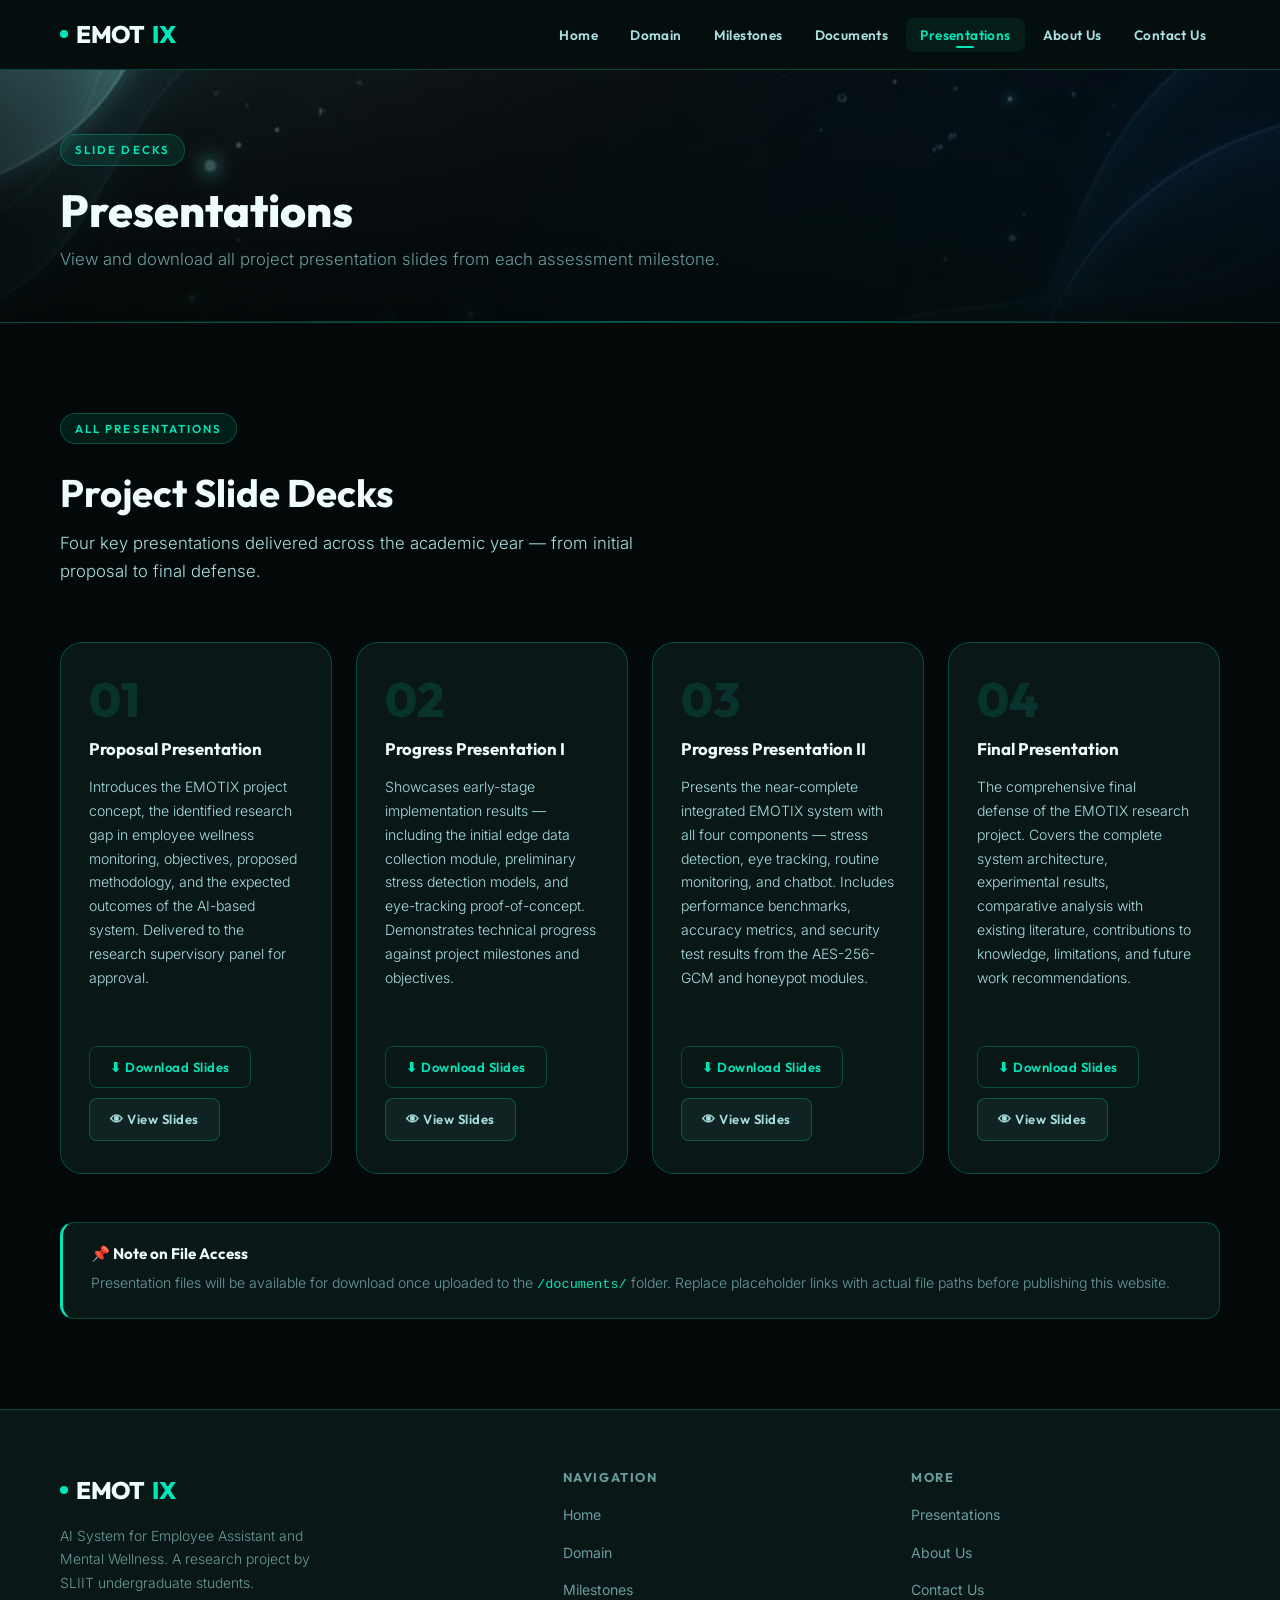
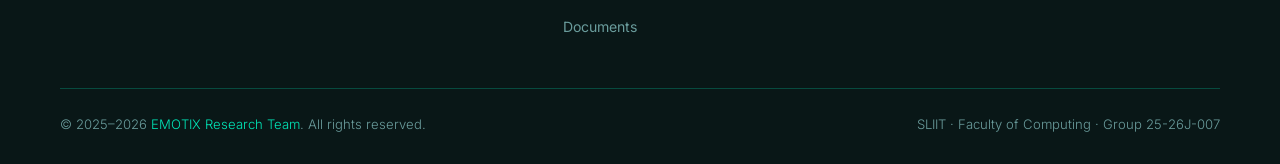
<file: presentations.html>
<!DOCTYPE html>
<html lang="en">

<head>
  <meta charset="UTF-8" />
  <meta name="viewport" content="width=device-width, initial-scale=1.0" />
  <title>Presentations — EMOTIX Research</title>
  <meta name="description" content="View and download presentation slides for the EMOTIX research project." />
  <link rel="icon"
    href="data:image/svg+xml,<svg xmlns='http://www.w3.org/2000/svg' viewBox='0 0 32 32'><rect width='32' height='32' rx='8' fill='%2300d4aa'/><text x='50%' y='58%' dominant-baseline='middle' text-anchor='middle' font-size='18' font-weight='900' fill='%23060f0f' font-family='sans-serif'>E</text></svg>" />
  <link rel="stylesheet" href="css/styles.css" />
</head>

<body>

  <!-- ── Navigation ── -->
  <nav class="navbar">
    <div class="container">
      <div class="nav-inner">
        <a href="index.html" class="nav-logo"><span class="dot"></span>EMOT<span>IX</span></a>
        <ul class="nav-links">
          <li><a href="index.html">Home</a></li>
          <li><a href="domain.html">Domain</a></li>
          <li><a href="milestones.html">Milestones</a></li>
          <li><a href="documents.html">Documents</a></li>
          <li><a href="presentations.html">Presentations</a></li>
          <li><a href="about.html">About Us</a></li>
          <li><a href="contact.html">Contact Us</a></li>
        </ul>
        <button class="hamburger" aria-label="Toggle menu"><span></span><span></span><span></span></button>
      </div>
    </div>
  </nav>
  <div class="nav-mobile">
    <a href="index.html">Home</a>
    <a href="domain.html">Domain</a>
    <a href="milestones.html">Milestones</a>
    <a href="documents.html">Documents</a>
    <a href="presentations.html">Presentations</a>
    <a href="about.html">About Us</a>
    <a href="contact.html">Contact Us</a>
  </div>

  <!-- ── Page Header ── -->
  <div class="page-header">
    <div class="page-header-bg"></div>
    <div class="container page-header-content">
      <span class="section-label">Slide Decks</span>
      <h1>Presentations</h1>
      <p>View and download all project presentation slides from each assessment milestone.</p>
    </div>
  </div>

  <!-- ── Presentations ── -->
  <section>
    <div class="container">
      <span class="section-label">All Presentations</span>
      <h2 class="section-title mt-8">Project Slide Decks</h2>
      <p class="section-desc mt-8">
        Four key presentations delivered across the academic year — from initial proposal to final defense.
      </p>

      <div class="presentations-grid">

        <!-- Proposal Presentation -->
        <div class="pres-card">
          <div class="pres-number">01</div>
          <h3>Proposal Presentation</h3>
          <p>
            Introduces the EMOTIX project concept, the identified research gap in employee wellness
            monitoring, objectives, proposed methodology, and the expected outcomes of the AI-based
            system. Delivered to the research supervisory panel for approval.
          </p>
          <div style="display:flex; gap:10px; flex-wrap:wrap; margin-top:8px;">

          </div>
          <div style="display:flex; gap:10px; margin-top:16px; flex-wrap:wrap;">
            <a href="https://docs.google.com/presentation/d/1jcVA2p4vuyzHT7zAULk5xHGMXQ8czdbp/export/pptx"
              class="btn btn-outline btn-sm" download>⬇ Download Slides</a>
            <a href="https://docs.google.com/presentation/d/1jcVA2p4vuyzHT7zAULk5xHGMXQ8czdbp/edit?usp=sharing"
              class="btn btn-ghost btn-sm" target="_blank">👁 View Slides</a>
          </div>
        </div>

        <!-- Progress Presentation 1 -->
        <div class="pres-card">
          <div class="pres-number">02</div>
          <h3>Progress Presentation I</h3>
          <p>
            Showcases early-stage implementation results — including the initial edge data collection
            module, preliminary stress detection models, and eye-tracking proof-of-concept. Demonstrates
            technical progress against project milestones and objectives.
          </p>
          <div style="display:flex; gap:10px; flex-wrap:wrap; margin-top:8px;">

          </div>
          <div style="display:flex; gap:10px; margin-top:16px; flex-wrap:wrap;">
            <a href="https://docs.google.com/presentation/d/1jcVA2p4vuyzHT7zAULk5xHGMXQ8czdbp/export/pptx"
              class="btn btn-outline btn-sm" download>⬇ Download Slides</a>
            <a href="https://docs.google.com/presentation/d/1jcVA2p4vuyzHT7zAULk5xHGMXQ8czdbp/edit?usp=sharing"
              class="btn btn-ghost btn-sm" target="_blank">👁 View Slides</a>
          </div>
        </div>

        <!-- Progress Presentation 2 -->
        <div class="pres-card">
          <div class="pres-number">03</div>
          <h3>Progress Presentation II</h3>
          <p>
            Presents the near-complete integrated EMOTIX system with all four components — stress
            detection, eye tracking, routine monitoring, and chatbot. Includes performance benchmarks,
            accuracy metrics, and security test results from the AES-256-GCM and honeypot modules.
          </p>
          <div style="display:flex; gap:10px; flex-wrap:wrap; margin-top:8px;">

          </div>
          <div style="display:flex; gap:10px; margin-top:16px; flex-wrap:wrap;">
            <a href="https://docs.google.com/presentation/d/1jcVA2p4vuyzHT7zAULk5xHGMXQ8czdbp/export/pptx"
              class="btn btn-outline btn-sm" download>⬇ Download Slides</a>
            <a href="https://docs.google.com/presentation/d/1jcVA2p4vuyzHT7zAULk5xHGMXQ8czdbp/edit?usp=sharing"
              class="btn btn-ghost btn-sm" target="_blank">👁 View Slides</a>
          </div>
        </div>

        <!-- Final Presentation -->
        <div class="pres-card">
          <div class="pres-number">04</div>
          <h3>Final Presentation</h3>
          <p>
            The comprehensive final defense of the EMOTIX research project. Covers the complete
            system architecture, experimental results, comparative analysis with existing literature,
            contributions to knowledge, limitations, and future work recommendations.
          </p>
          <div style="display:flex; gap:10px; flex-wrap:wrap; margin-top:8px;">

          </div>
          <div style="display:flex; gap:10px; margin-top:16px; flex-wrap:wrap;">
            <a href="https://docs.google.com/presentation/d/1B6Nhd6VTxvdpKIJ1FBX9E1pkv_6qhoF3/export/pptx"
              class="btn btn-outline btn-sm" download>⬇ Download Slides</a>
            <a href="https://docs.google.com/presentation/d/1B6Nhd6VTxvdpKIJ1FBX9E1pkv_6qhoF3/edit?usp=sharing"
              class="btn btn-ghost btn-sm" target="_blank">👁 View Slides</a>
          </div>
        </div>

      </div><!-- /presentations-grid -->

      <!-- Note -->
      <div
        style="margin-top:48px; background:var(--surface); border:1px solid var(--border); border-left:3px solid var(--accent); border-radius:var(--radius-md); padding:22px 28px;">
        <h4 style="margin-bottom:8px; font-size:0.95rem;">📌 Note on File Access</h4>
        <p style="font-size:0.88rem; color:var(--text-muted);">
          Presentation files will be available for download once uploaded to the
          <code style="color:var(--accent); font-size:0.85rem;">/documents/</code> folder.
          Replace placeholder links with actual file paths before publishing this website.
        </p>
      </div>

    </div>
  </section>

  <!-- ── Footer ── -->
  <footer>
    <div class="container">
      <div class="footer-grid">
        <div class="footer-brand">
          <a href="index.html" class="nav-logo"><span class="dot"></span>EMOT<span>IX</span></a>
          <p>AI System for Employee Assistant and Mental Wellness. A research project by SLIIT undergraduate students.
          </p>
        </div>
        <div class="footer-col">
          <h4>Navigation</h4>
          <ul>
            <li><a href="index.html">Home</a></li>
            <li><a href="domain.html">Domain</a></li>
            <li><a href="milestones.html">Milestones</a></li>
            <li><a href="documents.html">Documents</a></li>
          </ul>
        </div>
        <div class="footer-col">
          <h4>More</h4>
          <ul>
            <li><a href="presentations.html">Presentations</a></li>
            <li><a href="about.html">About Us</a></li>
            <li><a href="contact.html">Contact Us</a></li>
          </ul>
        </div>
      </div>
      <hr class="footer-divider" />
      <div class="footer-bottom">
        <p>&copy; 2025–2026 <span>EMOTIX Research Team</span>. All rights reserved.</p>
        <p>SLIIT · Faculty of Computing · Group 25-26J-007</p>
      </div>
    </div>
  </footer>

  <script src="js/main.js"></script>
</body>

</html>
</file>
<file: css/styles.css>
/* ============================================================
   EMOTIX — AI System for Employee Assistant & Mental Wellness
   Stylesheet | Version 1.0
   ============================================================ */

/* ── Google Fonts ── */
@import url('https://fonts.googleapis.com/css2?family=Inter:wght@300;400;500;600&family=Outfit:wght@400;500;600;700;800&display=swap');

/* ── CSS Variables ── */
:root {
  /* Updated to more vibrant dark theme values */
  --teal-900: #061818;
  --teal-800: #092424;
  --teal-700: #0c3333;
  --teal-600: #114949;
  --teal-500: #176464;
  --teal-400: #208787;
  --teal-300: #2fb5b5;
  --teal-100: #c9f5f5;

  --accent:   #00e6b8;
  --accent-2: #66ffda;
  --gold:     #ffd043;

  --dark:     #030909;
  --surface:  rgba(13, 31, 31, 0.65);
  --surface-2:rgba(19, 40, 40, 0.75);
  --surface-3:rgba(26, 51, 51, 0.85);
  --border:   rgba(0, 230, 184, 0.25);

  --text-primary:   #f0fdfd;
  --text-secondary: #aae0e0;
  --text-muted:     #6a9c9c;

  --font-display: 'Outfit', sans-serif;
  --font-body:    'Inter', sans-serif;

  --radius-sm: 8px;
  --radius-md: 14px;
  --radius-lg: 22px;
  --radius-xl: 32px;

  --shadow-card: 0 4px 24px rgba(0,0,0,0.35), 0 1px 4px rgba(0,212,170,0.06);
  --shadow-glow: 0 0 40px rgba(0,212,170,0.15);

  --nav-height: 70px;
  --transition: 0.3s cubic-bezier(0.4,0,0.2,1);
}

/* ── Reset & Base ── */
*, *::before, *::after { box-sizing: border-box; margin: 0; padding: 0; }

html { scroll-behavior: smooth; font-size: 16px; }

body {
  font-family: var(--font-body);
  background: var(--dark);
  color: var(--text-primary);
  line-height: 1.7;
  min-height: 100vh;
  overflow-x: hidden;
}

img { max-width: 100%; display: block; }
a  { color: var(--accent); text-decoration: none; transition: color var(--transition); }
a:hover { color: var(--accent-2); }

/* ── Typography ── */
h1, h2, h3, h4, h5 {
  font-family: var(--font-display);
  font-weight: 700;
  line-height: 1.2;
  color: var(--text-primary);
}

h1 { font-size: clamp(2.2rem, 5vw, 3.8rem); font-weight: 800; }
h2 { font-size: clamp(1.6rem, 3vw, 2.4rem); }
h3 { font-size: clamp(1.15rem, 2vw, 1.4rem); }
h4 { font-size: 1.05rem; }
p  { color: var(--text-secondary); font-weight: 300; }

/* ── Layout ── */
.container {
  width: min(1160px, 92vw);
  margin-inline: auto;
}

section { padding: 90px 0; }

.section-label {
  display: inline-block;
  font-family: var(--font-display);
  font-size: 0.72rem;
  font-weight: 600;
  letter-spacing: 0.18em;
  text-transform: uppercase;
  color: var(--accent);
  background: rgba(0,212,170,0.1);
  border: 1px solid var(--border);
  padding: 5px 14px;
  border-radius: 20px;
  margin-bottom: 18px;
}

.section-title {
  margin-bottom: 12px;
}

.section-desc {
  color: var(--text-secondary);
  font-size: 1.05rem;
  max-width: 620px;
  margin-bottom: 56px;
  font-weight: 300;
}

/* ── Navigation ── */
.navbar {
  position: sticky;
  top: 0;
  z-index: 1000;
  height: var(--nav-height);
  background: rgba(6,15,15,0.88);
  backdrop-filter: blur(20px);
  -webkit-backdrop-filter: blur(20px);
  border-bottom: 1px solid var(--border);
  display: flex;
  align-items: center;
}

.nav-inner {
  display: flex;
  align-items: center;
  justify-content: space-between;
  width: 100%;
}

.nav-logo {
  font-family: var(--font-display);
  font-size: 1.5rem;
  font-weight: 800;
  color: var(--text-primary);
  letter-spacing: -0.02em;
  display: flex;
  align-items: center;
  gap: 8px;
}

.nav-logo span {
  color: var(--accent);
}

.nav-logo .dot {
  width: 8px; height: 8px;
  background: var(--accent);
  border-radius: 50%;
  animation: pulse 2s ease-in-out infinite;
}

@keyframes pulse {
  0%,100% { box-shadow: 0 0 0 0 rgba(0,212,170,0.5); }
  50%      { box-shadow: 0 0 0 6px rgba(0,212,170,0); }
}

.nav-links {
  display: flex;
  gap: 4px;
  list-style: none;
  align-items: center;
}

.nav-links a {
  font-family: var(--font-display);
  font-size: 0.85rem;
  font-weight: 600;
  letter-spacing: 0.03em;
  color: var(--text-secondary);
  padding: 8px 14px;
  border-radius: var(--radius-sm);
  transition: all var(--transition);
  position: relative;
}

.nav-links a:hover,
.nav-links a.active {
  color: var(--accent);
  background: rgba(0,212,170,0.08);
}

.nav-links a.active::after {
  content: '';
  position: absolute;
  bottom: 4px; left: 50%;
  transform: translateX(-50%);
  width: 18px; height: 2px;
  background: var(--accent);
  border-radius: 2px;
}

/* Hamburger */
.hamburger {
  display: none;
  flex-direction: column;
  gap: 5px;
  background: none;
  border: none;
  cursor: pointer;
  padding: 6px;
}
.hamburger span {
  display: block;
  width: 24px; height: 2px;
  background: var(--text-primary);
  border-radius: 2px;
  transition: all var(--transition);
}

/* Mobile nav */
.nav-mobile {
  display: none;
  flex-direction: column;
  background: var(--surface);
  border-bottom: 1px solid var(--border);
  padding: 16px 0;
}
.nav-mobile.open { display: flex; }
.nav-mobile a {
  font-family: var(--font-display);
  font-size: 0.9rem;
  font-weight: 600;
  color: var(--text-secondary);
  padding: 12px 24px;
  transition: all var(--transition);
}
.nav-mobile a:hover,
.nav-mobile a.active {
  color: var(--accent);
  background: rgba(0,212,170,0.06);
}

/* ── Hero Section ── */
.hero {
  position: relative;
  min-height: calc(100vh - var(--nav-height));
  display: flex;
  align-items: center;
  overflow: hidden;
  padding: 80px 0;
}

.hero-bg {
  position: absolute;
  inset: 0;
  background: 
    linear-gradient(to bottom, rgba(3,9,9,0.3) 0%, rgba(3,9,9,0.95) 100%),
    url('../images/hero_bg_abstract.png') center/cover no-repeat;
  filter: brightness(0.9) contrast(1.1);
}

.hero-grid {
  position: absolute;
  inset: 0;
  background-image:
    linear-gradient(rgba(0,230,184,0.05) 1px, transparent 1px),
    linear-gradient(90deg, rgba(0,230,184,0.05) 1px, transparent 1px);
  background-size: 60px 60px;
  mask-image: radial-gradient(ellipse 80% 80% at top center, black 10%, transparent 70%);
}

.hero-content {
  position: relative;
  z-index: 2;
  max-width: 780px;
  animation: heroIn 1s ease both;
}

@keyframes heroIn {
  from { opacity: 0; transform: translateY(30px); }
  to   { opacity: 1; transform: translateY(0); }
}

.hero-badge {
  display: inline-flex;
  align-items: center;
  gap: 8px;
  background: rgba(0,212,170,0.1);
  border: 1px solid var(--border);
  border-radius: 30px;
  padding: 7px 18px;
  margin-bottom: 28px;
  font-size: 0.78rem;
  font-family: var(--font-display);
  font-weight: 600;
  letter-spacing: 0.12em;
  text-transform: uppercase;
  color: var(--accent);
}
.hero-badge .led {
  width: 7px; height: 7px;
  background: var(--accent);
  border-radius: 50%;
  animation: pulse 1.8s ease-in-out infinite;
}

.hero h1 {
  margin-bottom: 10px;
}

.hero h1 .highlight {
  color: var(--accent);
  position: relative;
}

.hero-sub {
  font-size: clamp(1rem, 2vw, 1.2rem);
  color: var(--text-secondary);
  font-weight: 300;
  margin-bottom: 24px;
  letter-spacing: 0.04em;
}

.hero-desc {
  font-size: 1rem;
  color: var(--text-muted);
  max-width: 640px;
  margin-bottom: 44px;
  line-height: 1.8;
}

.hero-actions {
  display: flex;
  gap: 16px;
  flex-wrap: wrap;
}

/* ── Buttons ── */
.btn {
  display: inline-flex;
  align-items: center;
  gap: 8px;
  font-family: var(--font-display);
  font-size: 0.88rem;
  font-weight: 600;
  padding: 13px 28px;
  border-radius: var(--radius-sm);
  border: none;
  cursor: pointer;
  transition: all var(--transition);
  letter-spacing: 0.04em;
}

.btn-primary {
  background: var(--accent);
  color: var(--dark);
}
.btn-primary:hover {
  background: var(--accent-2);
  color: var(--dark);
  transform: translateY(-2px);
  box-shadow: 0 8px 32px rgba(0,212,170,0.3);
}

.btn-outline {
  background: transparent;
  color: var(--accent);
  border: 1px solid var(--border);
}
.btn-outline:hover {
  background: rgba(0,212,170,0.1);
  color: var(--accent-2);
  border-color: var(--accent);
  transform: translateY(-2px);
}

.btn-ghost {
  background: var(--surface-2);
  color: var(--text-secondary);
  border: 1px solid var(--border);
}
.btn-ghost:hover {
  background: var(--surface-3);
  color: var(--text-primary);
}

.btn-sm { padding: 9px 20px; font-size: 0.82rem; }

/* ── Stats Bar ── */
.stats-bar {
  background: var(--surface);
  border-top: 1px solid var(--border);
  border-bottom: 1px solid var(--border);
  padding: 32px 0;
}

.stats-grid {
  display: grid;
  grid-template-columns: repeat(4, 1fr);
  gap: 24px;
  text-align: center;
}

.stat-item {}
.stat-num {
  font-family: var(--font-display);
  font-size: 2rem;
  font-weight: 800;
  color: var(--accent);
  line-height: 1;
  margin-bottom: 4px;
}
.stat-label {
  font-size: 0.78rem;
  color: var(--text-muted);
  letter-spacing: 0.08em;
  text-transform: uppercase;
  font-weight: 500;
}

/* ── Feature Cards ── */
.features-grid {
  display: grid;
  grid-template-columns: repeat(auto-fill, minmax(260px, 1fr));
  gap: 24px;
}

.feature-card {
  background: var(--surface);
  backdrop-filter: blur(16px);
  -webkit-backdrop-filter: blur(16px);
  border: 1px solid var(--border);
  border-radius: var(--radius-lg);
  padding: 32px 28px;
  transition: all var(--transition);
  position: relative;
  overflow: hidden;
  box-shadow: 0 4px 30px rgba(0, 0, 0, 0.1);
}

.feature-card::before {
  content: '';
  position: absolute;
  top: 0; left: 0;
  width: 100%; height: 3px;
  background: linear-gradient(90deg, var(--accent), var(--teal-300));
  transform: scaleX(0);
  transform-origin: left;
  transition: transform var(--transition);
}

.feature-card:hover {
  border-color: rgba(0,212,170,0.4);
  transform: translateY(-6px);
  box-shadow: var(--shadow-glow);
}

.feature-card:hover::before { transform: scaleX(1); }

.feature-icon {
  width: 52px; height: 52px;
  background: rgba(0,212,170,0.1);
  border: 1px solid var(--border);
  border-radius: var(--radius-md);
  display: flex;
  align-items: center;
  justify-content: center;
  font-size: 1.4rem;
  margin-bottom: 20px;
}

.feature-card h3 { margin-bottom: 10px; font-size: 1.05rem; }
.feature-card p  { font-size: 0.9rem; line-height: 1.65; }

/* ── Detailed Research Components ── */
.detailed-components-grid {
  display: grid;
  grid-template-columns: repeat(4, 1fr);
  gap: 20px;
  margin-top: 40px;
}

@media (max-width: 1200px) {
  .detailed-components-grid {
    grid-template-columns: repeat(2, 1fr);
  }
}

@media (max-width: 768px) {
  .detailed-components-grid {
    grid-template-columns: 1fr;
  }
}

.comp-card {
  background: var(--surface);
  border: 1px solid var(--border);
  border-radius: var(--radius-lg);
  padding: 30px 24px;
  transition: all var(--transition);
  display: flex;
  flex-direction: column;
}

.comp-card:hover {
  border-color: rgba(0, 212, 170, 0.4);
  transform: translateY(-5px);
  box-shadow: var(--shadow-glow);
}

.comp-icon {
  width: 48px;
  height: 48px;
  border-radius: var(--radius-md);
  display: flex;
  align-items: center;
  justify-content: center;
  font-size: 1.3rem;
  margin-bottom: 18px;
}

.comp-card h3 {
  font-size: 1.1rem;
  margin-bottom: 8px;
  line-height: 1.3;
}

.comp-author {
  font-size: 0.75rem;
  color: var(--accent);
  font-family: var(--font-display);
  font-weight: 600;
  margin-bottom: 20px;
  opacity: 0.8;
}

.comp-section {
  margin-bottom: 20px;
}

.comp-section h4 {
  font-size: 0.68rem;
  letter-spacing: 0.1em;
  color: var(--text-muted);
  margin-bottom: 8px;
  text-transform: uppercase;
}

.comp-section p {
  font-size: 0.82rem;
  line-height: 1.6;
  color: var(--text-secondary);
}

.comp-list {
  padding-left: 18px;
  font-size: 0.82rem;
  color: var(--text-secondary);
  display: flex;
  flex-direction: column;
  gap: 8px;
}

.comp-list li strong {
  color: var(--text-primary);
  font-weight: 600;
}

.comp-tech-tags {
  display: flex;
  flex-wrap: wrap;
  gap: 6px;
  margin-top: auto;
  padding-top: 15px;
}

.tech-tag {
  font-size: 0.65rem;
  background: rgba(0, 212, 170, 0.08);
  color: var(--accent);
  border: 1px solid var(--border);
  padding: 3px 8px;
  border-radius: 4px;
  font-weight: 600;
}

/* ── Page Header ── */
.page-header {
  background: var(--surface);
  border-bottom: 1px solid var(--border);
  padding: 64px 0 48px;
  position: relative;
  overflow: hidden;
}

.page-header::after {
  content: '';
  position: absolute;
  bottom: 0; left: 0; right: 0;
  height: 1px;
  background: linear-gradient(90deg, transparent, var(--accent), transparent);
  opacity: 0.4;
}

.page-header-bg {
  position: absolute;
  inset: 0;
  background: 
    linear-gradient(to bottom, rgba(3,9,9,0.5) 0%, rgba(3,9,9,0.95) 100%),
    url('../images/header_bg_pulse.png') center/cover no-repeat;
}

.page-header-content {
  position: relative;
  z-index: 2;
}

.page-header h1 { font-size: clamp(1.8rem, 4vw, 2.8rem); }
.page-header p  { font-size: 1.05rem; color: var(--text-muted); margin-top: 8px; }

/* ── Domain Sections ── */
.domain-section {
  background: var(--surface);
  border: 1px solid var(--border);
  border-radius: var(--radius-lg);
  padding: 40px;
  margin-bottom: 28px;
  transition: border-color var(--transition);
}

.domain-section:hover { border-color: rgba(0,212,170,0.35); }

.domain-section-header {
  display: flex;
  align-items: center;
  gap: 16px;
  margin-bottom: 20px;
}

.domain-num {
  width: 38px; height: 38px;
  background: var(--accent);
  color: var(--dark);
  border-radius: var(--radius-sm);
  display: flex;
  align-items: center;
  justify-content: center;
  font-family: var(--font-display);
  font-weight: 800;
  font-size: 0.85rem;
  flex-shrink: 0;
}

.domain-section h2 { font-size: 1.25rem; margin-bottom: 0; }
.domain-section p  { font-size: 0.95rem; line-height: 1.8; }

/* Pipeline */
.pipeline {
  display: grid;
  grid-template-columns: repeat(auto-fit, minmax(140px, 1fr));
  gap: 0;
  margin-top: 24px;
  position: relative;
}

.pipeline-step {
  background: var(--surface-2);
  border: 1px solid var(--border);
  border-radius: var(--radius-sm);
  padding: 18px 14px;
  text-align: center;
  position: relative;
  transition: all var(--transition);
}

.pipeline-step:hover {
  border-color: var(--accent);
  background: rgba(0,212,170,0.06);
}

.pipeline-step:not(:last-child)::after {
  content: '→';
  position: absolute;
  right: -14px;
  top: 50%;
  transform: translateY(-50%);
  color: var(--accent);
  font-size: 1rem;
  z-index: 2;
}

.pipeline-icon { font-size: 1.6rem; margin-bottom: 8px; }
.pipeline-title {
  font-family: var(--font-display);
  font-size: 0.75rem;
  font-weight: 700;
  color: var(--accent);
  margin-bottom: 6px;
  text-transform: uppercase;
  letter-spacing: 0.06em;
}
.pipeline-desc { font-size: 0.75rem; color: var(--text-muted); line-height: 1.5; }

/* Objectives list */
.objectives-list {
  list-style: none;
  display: grid;
  gap: 14px;
  margin-top: 16px;
}

.objectives-list li {
  display: flex;
  align-items: flex-start;
  gap: 14px;
  font-size: 0.95rem;
  color: var(--text-secondary);
}

.objectives-list li::before {
  content: '◆';
  color: var(--accent);
  font-size: 0.7rem;
  flex-shrink: 0;
  margin-top: 5px;
}

/* Tech grid */
.tech-categories {
  display: grid;
  grid-template-columns: repeat(auto-fill, minmax(220px, 1fr));
  gap: 20px;
  margin-top: 20px;
}

.tech-category {
  background: var(--surface-2);
  border: 1px solid var(--border);
  border-radius: var(--radius-md);
  padding: 22px 20px;
}

.tech-category h4 {
  font-size: 0.82rem;
  text-transform: uppercase;
  letter-spacing: 0.1em;
  color: var(--accent);
  margin-bottom: 14px;
  font-weight: 700;
}

.tech-category ul {
  list-style: none;
  display: flex;
  flex-direction: column;
  gap: 8px;
}

.tech-category li {
  font-size: 0.85rem;
  color: var(--text-secondary);
  padding-left: 12px;
  position: relative;
}

.tech-category li::before {
  content: '·';
  position: absolute;
  left: 0;
  color: var(--accent);
  font-size: 1.2rem;
  line-height: 1;
  top: 1px;
}

/* ── Milestones / Timeline ── */
.timeline {
  position: relative;
  padding-left: 32px;
}

.timeline::before {
  content: '';
  position: absolute;
  left: 10px;
  top: 0; bottom: 0;
  width: 2px;
  background: linear-gradient(to bottom, var(--accent), transparent);
}

.timeline-item {
  position: relative;
  margin-bottom: 36px;
  animation: fadeUp 0.6s ease both;
}

.timeline-item:nth-child(1) { animation-delay: 0.1s; }
.timeline-item:nth-child(2) { animation-delay: 0.2s; }
.timeline-item:nth-child(3) { animation-delay: 0.3s; }
.timeline-item:nth-child(4) { animation-delay: 0.4s; }
.timeline-item:nth-child(5) { animation-delay: 0.5s; }

@keyframes fadeUp {
  from { opacity: 0; transform: translateX(-20px); }
  to   { opacity: 1; transform: translateX(0); }
}

.timeline-dot {
  position: absolute;
  left: -27px;
  top: 20px;
  width: 14px; height: 14px;
  background: var(--dark);
  border: 2px solid var(--accent);
  border-radius: 50%;
  transition: background var(--transition);
}

.timeline-item:hover .timeline-dot { background: var(--accent); }

.timeline-card {
  background: var(--surface);
  border: 1px solid var(--border);
  border-radius: var(--radius-lg);
  padding: 28px 32px;
  transition: all var(--transition);
}

.timeline-card:hover {
  border-color: rgba(0,212,170,0.4);
  box-shadow: var(--shadow-card);
}

.timeline-header {
  display: flex;
  align-items: flex-start;
  justify-content: space-between;
  gap: 16px;
  margin-bottom: 12px;
  flex-wrap: wrap;
}

.timeline-card h3 { font-size: 1.15rem; }

.milestone-meta {
  display: flex;
  gap: 10px;
  flex-wrap: wrap;
}

.meta-badge {
  font-size: 0.75rem;
  font-family: var(--font-display);
  font-weight: 600;
  padding: 4px 12px;
  border-radius: 20px;
  background: rgba(0,212,170,0.1);
  color: var(--accent);
  border: 1px solid var(--border);
  white-space: nowrap;
}

.meta-badge.gold {
  background: rgba(245,200,66,0.12);
  color: var(--gold);
  border-color: rgba(245,200,66,0.25);
}

.timeline-card p { font-size: 0.93rem; line-height: 1.7; }

/* ── Documents ── */
.documents-grid {
  display: grid;
  gap: 16px;
}

.doc-item {
  display: flex;
  align-items: center;
  gap: 20px;
  background: var(--surface);
  border: 1px solid var(--border);
  border-radius: var(--radius-md);
  padding: 22px 28px;
  transition: all var(--transition);
}

.doc-item:hover {
  border-color: rgba(0,212,170,0.4);
  transform: translateX(6px);
}

.doc-icon {
  width: 48px; height: 48px;
  flex-shrink: 0;
  background: rgba(0,212,170,0.1);
  border: 1px solid var(--border);
  border-radius: var(--radius-sm);
  display: flex;
  align-items: center;
  justify-content: center;
  font-size: 1.3rem;
}

.doc-info { flex: 1; }
.doc-info h4 { font-size: 1rem; margin-bottom: 4px; }
.doc-info p  { font-size: 0.83rem; color: var(--text-muted); }

/* ── Presentations ── */
.presentations-grid {
  display: grid;
  grid-template-columns: repeat(auto-fill, minmax(270px, 1fr));
  gap: 24px;
}

.pres-card {
  background: var(--surface);
  border: 1px solid var(--border);
  border-radius: var(--radius-lg);
  padding: 32px 28px;
  display: flex;
  flex-direction: column;
  gap: 16px;
  transition: all var(--transition);
  position: relative;
  overflow: hidden;
}

.pres-card::after {
  content: '';
  position: absolute;
  bottom: 0; left: 0; right: 0;
  height: 2px;
  background: linear-gradient(90deg, var(--accent), var(--teal-300));
  transform: scaleX(0);
  transition: transform var(--transition);
}

.pres-card:hover {
  border-color: rgba(0,212,170,0.4);
  transform: translateY(-5px);
  box-shadow: var(--shadow-glow);
}
.pres-card:hover::after { transform: scaleX(1); }

.pres-number {
  font-family: var(--font-display);
  font-size: 3rem;
  font-weight: 800;
  color: rgba(0,212,170,0.15);
  line-height: 1;
}

.pres-card h3 { font-size: 1.05rem; }
.pres-card p  { font-size: 0.88rem; flex: 1; }

/* ── About / Team ── */
.team-grid {
  display: grid;
  grid-template-columns: repeat(auto-fill, minmax(250px, 1fr));
  gap: 24px;
}

.team-card {
  background: var(--surface);
  border: 1px solid var(--border);
  border-radius: var(--radius-lg);
  padding: 32px 24px;
  text-align: center;
  transition: all var(--transition);
  position: relative;
  overflow: hidden;
}

.team-card:hover {
  border-color: rgba(0,212,170,0.4);
  transform: translateY(-5px);
  box-shadow: var(--shadow-glow);
}

.team-avatar {
  width: 88px; height: 88px;
  border-radius: 50%;
  margin: 0 auto 20px;
  background: linear-gradient(135deg, var(--teal-600), var(--teal-900));
  border: 3px solid var(--border);
  display: flex;
  align-items: center;
  justify-content: center;
  font-size: 2rem;
  overflow: hidden;
  transition: border-color var(--transition);
}

.team-card:hover .team-avatar { border-color: var(--accent); }

.team-card h3 { font-size: 1.05rem; margin-bottom: 4px; }

.team-role {
  font-size: 0.8rem;
  color: var(--accent);
  font-family: var(--font-display);
  font-weight: 600;
  letter-spacing: 0.06em;
  text-transform: uppercase;
  margin-bottom: 12px;
}

.team-card p { font-size: 0.87rem; margin-bottom: 16px; }

.team-email {
  display: inline-flex;
  align-items: center;
  gap: 6px;
  font-size: 0.8rem;
  color: var(--text-muted);
  transition: color var(--transition);
}
.team-email:hover { color: var(--accent); }

/* Supervisor card */
.supervisor-section {
  margin-bottom: 60px;
}
.supervisor-card {
  background: var(--surface);
  border: 1px solid var(--border);
  border-radius: var(--radius-lg);
  padding: 36px 40px;
  display: flex;
  align-items: center;
  gap: 32px;
  transition: all var(--transition);
}
.supervisor-card:hover { border-color: rgba(0,212,170,0.4); }
.supervisor-avatar {
  width: 100px; height: 100px;
  border-radius: 50%;
  background: linear-gradient(135deg, var(--teal-500), var(--teal-900));
  border: 3px solid var(--border);
  display: flex;
  align-items: center;
  justify-content: center;
  font-size: 2.4rem;
  flex-shrink: 0;
}
.supervisor-info h3 { font-size: 1.3rem; }
.supervisor-info .team-role { margin-bottom: 8px; }
.supervisor-info p { font-size: 0.9rem; }

/* ── Contact ── */
.contact-grid {
  display: grid;
  grid-template-columns: 1fr 1.2fr;
  gap: 40px;
  align-items: start;
}

.contact-info-card {
  background: var(--surface);
  border: 1px solid var(--border);
  border-radius: var(--radius-lg);
  padding: 36px 32px;
}

.contact-info-card h3 { margin-bottom: 24px; }

.contact-item {
  display: flex;
  gap: 16px;
  margin-bottom: 24px;
}

.contact-item-icon {
  width: 42px; height: 42px;
  background: rgba(0,212,170,0.1);
  border: 1px solid var(--border);
  border-radius: var(--radius-sm);
  display: flex;
  align-items: center;
  justify-content: center;
  font-size: 1.1rem;
  flex-shrink: 0;
}

.contact-item-text h4 { font-size: 0.85rem; color: var(--text-muted); margin-bottom: 4px; }
.contact-item-text p, .contact-item-text a {
  font-size: 0.95rem;
  color: var(--text-secondary);
}
.contact-item-text a:hover { color: var(--accent); }

/* Contact form */
.contact-form {
  background: var(--surface);
  border: 1px solid var(--border);
  border-radius: var(--radius-lg);
  padding: 36px 32px;
}

.contact-form h3 { margin-bottom: 28px; }

.form-group {
  margin-bottom: 20px;
}

.form-group label {
  display: block;
  font-size: 0.82rem;
  font-family: var(--font-display);
  font-weight: 600;
  color: var(--text-secondary);
  margin-bottom: 8px;
  letter-spacing: 0.04em;
}

.form-group input,
.form-group textarea,
.form-group select {
  width: 100%;
  background: var(--surface-2);
  border: 1px solid var(--border);
  border-radius: var(--radius-sm);
  padding: 13px 16px;
  color: var(--text-primary);
  font-family: var(--font-body);
  font-size: 0.93rem;
  transition: border-color var(--transition), box-shadow var(--transition);
  outline: none;
}

.form-group input:focus,
.form-group textarea:focus {
  border-color: var(--accent);
  box-shadow: 0 0 0 3px rgba(0,212,170,0.1);
}

.form-group textarea {
  min-height: 130px;
  resize: vertical;
}

/* ── Footer ── */
footer {
  background: var(--surface);
  border-top: 1px solid var(--border);
  padding: 60px 0 30px;
}

.footer-grid {
  display: grid;
  grid-template-columns: 1.5fr 1fr 1fr;
  gap: 40px;
  margin-bottom: 48px;
}

.footer-brand .nav-logo { margin-bottom: 14px; }
.footer-brand p { font-size: 0.87rem; color: var(--text-muted); max-width: 280px; line-height: 1.7; }

.footer-col h4 {
  font-family: var(--font-display);
  font-size: 0.8rem;
  text-transform: uppercase;
  letter-spacing: 0.12em;
  color: var(--text-muted);
  margin-bottom: 16px;
}

.footer-col ul {
  list-style: none;
  display: flex;
  flex-direction: column;
  gap: 10px;
}

.footer-col li a {
  font-size: 0.88rem;
  color: var(--text-muted);
  transition: color var(--transition);
}
.footer-col li a:hover { color: var(--accent); }

.footer-divider {
  border: none;
  border-top: 1px solid var(--border);
  margin-bottom: 24px;
}

.footer-bottom {
  display: flex;
  justify-content: space-between;
  align-items: center;
  gap: 16px;
  flex-wrap: wrap;
}

.footer-bottom p {
  font-size: 0.82rem;
  color: var(--text-muted);
}

.footer-bottom span { color: var(--accent); }

/* ── Utility ── */
.text-accent { color: var(--accent); }
.mt-8  { margin-top: 8px; }
.mt-16 { margin-top: 16px; }
.mt-24 { margin-top: 24px; }
.mt-40 { margin-top: 40px; }
.mb-8  { margin-bottom: 8px; }

.divider {
  border: none;
  border-top: 1px solid var(--border);
  margin: 40px 0;
}

/* ── Animations ── */
.fade-in {
  opacity: 0;
  transform: translateY(24px);
  animation: fadeIn 0.7s ease forwards;
}

@keyframes fadeIn {
  to { opacity: 1; transform: translateY(0); }
}

.fade-in-1 { animation-delay: 0.1s; }
.fade-in-2 { animation-delay: 0.2s; }
.fade-in-3 { animation-delay: 0.3s; }
.fade-in-4 { animation-delay: 0.4s; }

/* ── Responsive ── */
@media (max-width: 900px) {
  .contact-grid { grid-template-columns: 1fr; }
  .footer-grid  { grid-template-columns: 1fr 1fr; }
  .stats-grid   { grid-template-columns: repeat(2,1fr); }
  .supervisor-card { flex-direction: column; text-align: center; }
}

@media (max-width: 768px) {
  .nav-links   { display: none; }
  .hamburger   { display: flex; }
  section      { padding: 60px 0; }
  .hero        { padding: 60px 0; min-height: auto; }
  .footer-grid { grid-template-columns: 1fr; }
  .pipeline    { grid-template-columns: 1fr; }
  .pipeline-step::after { display: none !important; }
  .doc-item    { flex-direction: column; align-items: flex-start; }
}

@media (max-width: 480px) {
  .stats-grid  { grid-template-columns: repeat(2,1fr); }
  .hero-actions { flex-direction: column; }
  .timeline-header { flex-direction: column; }
}
</file>
